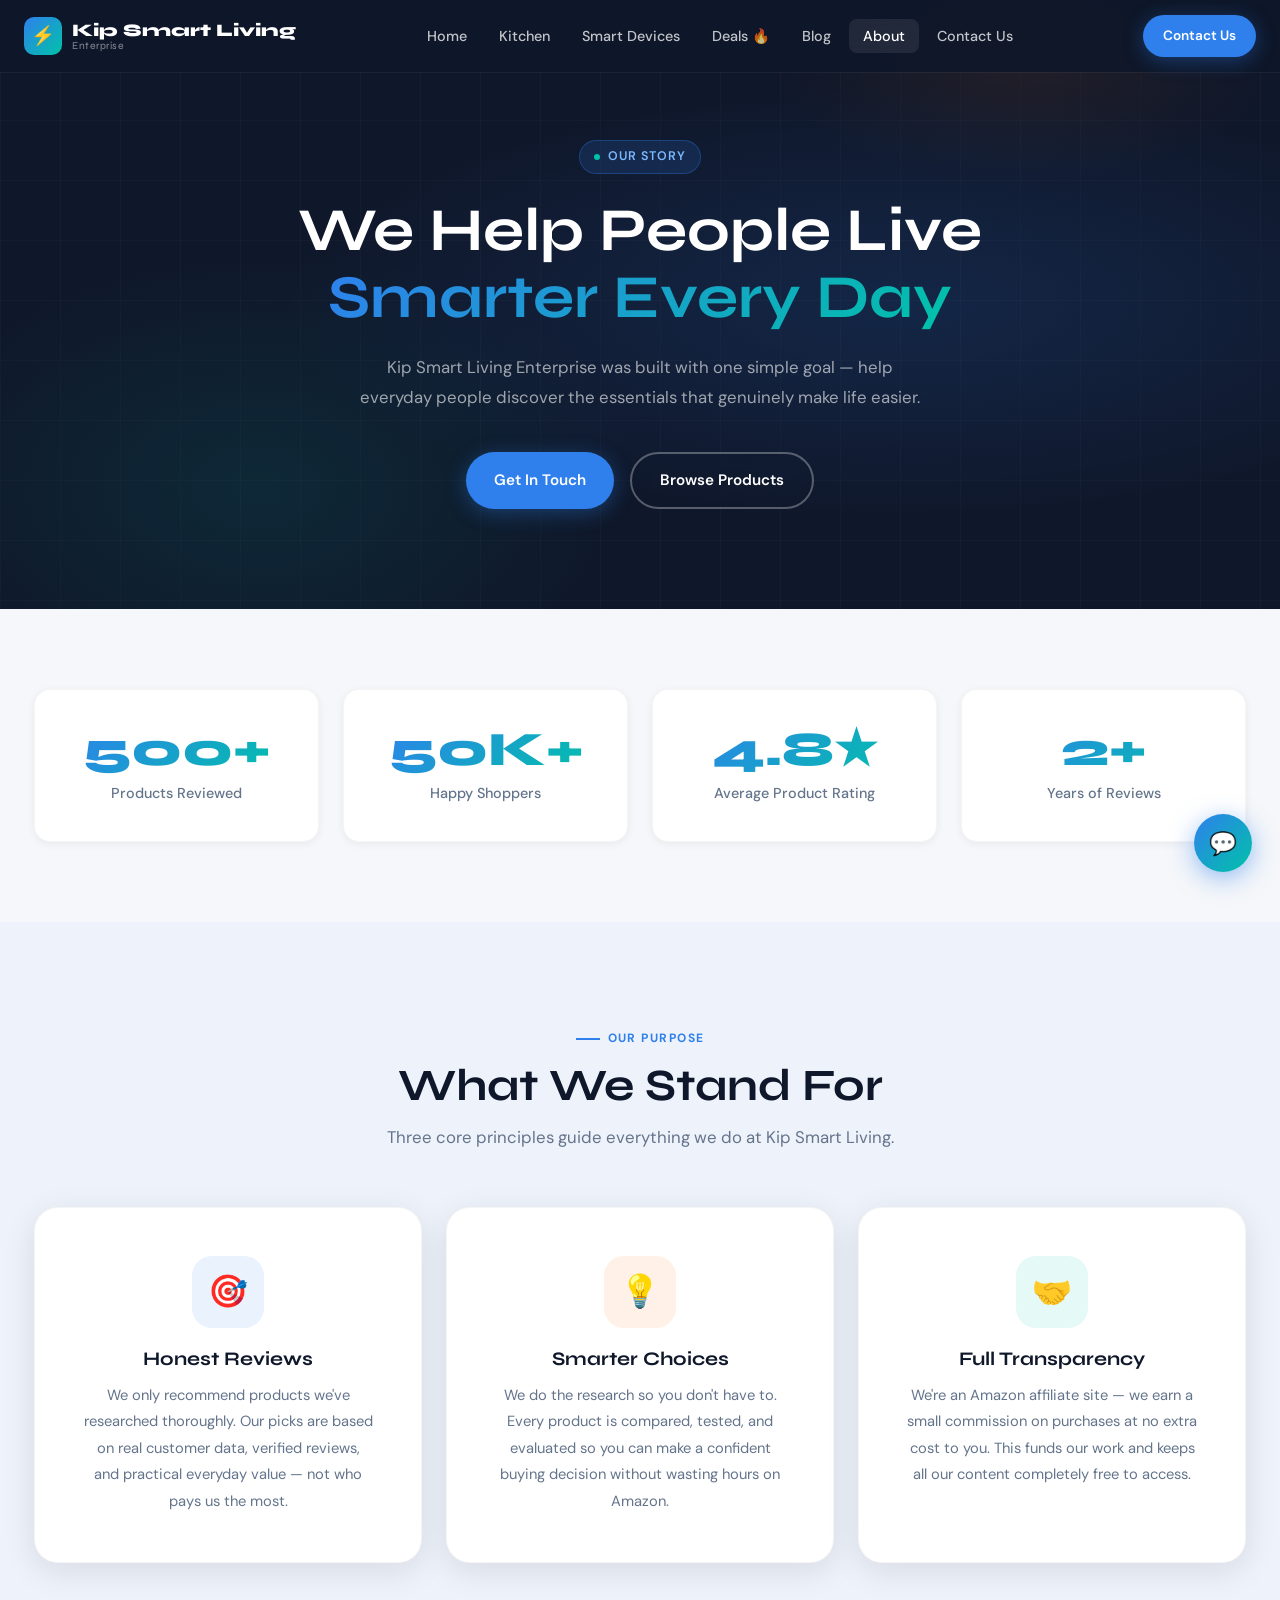
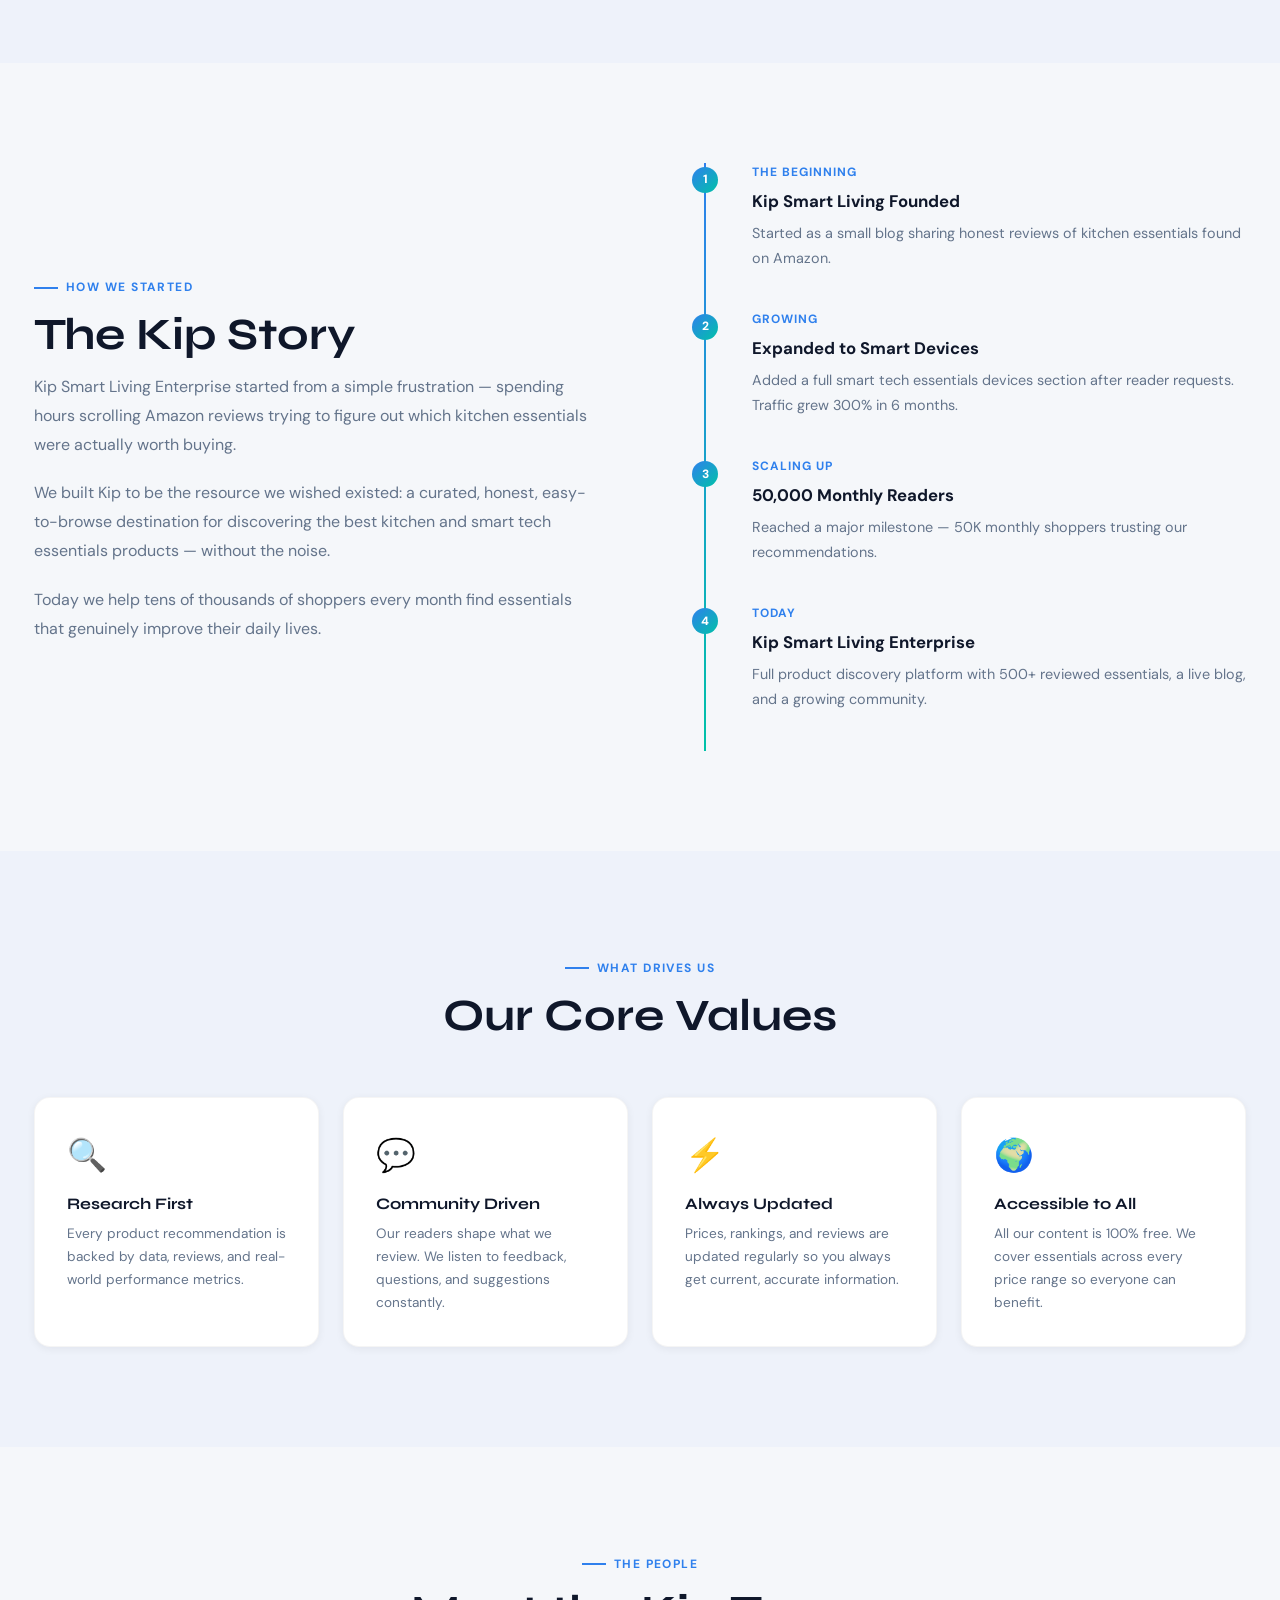
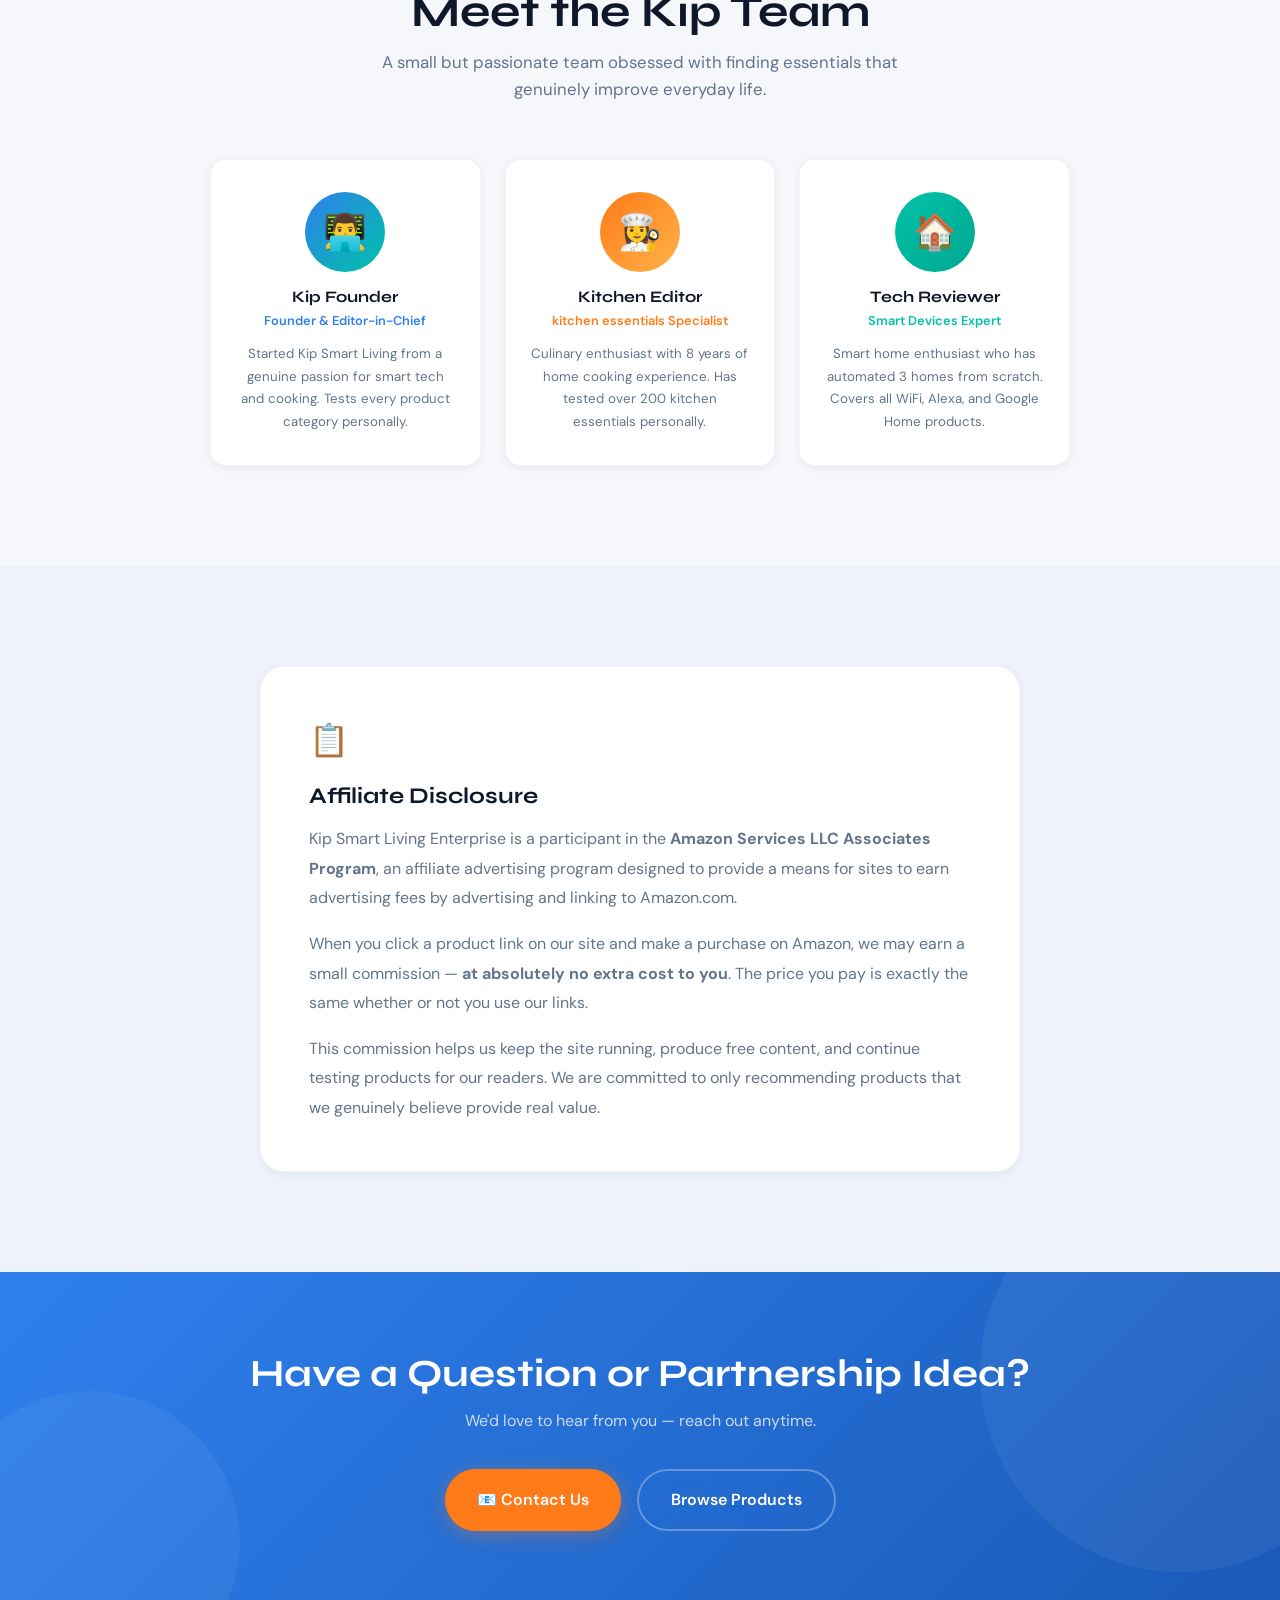
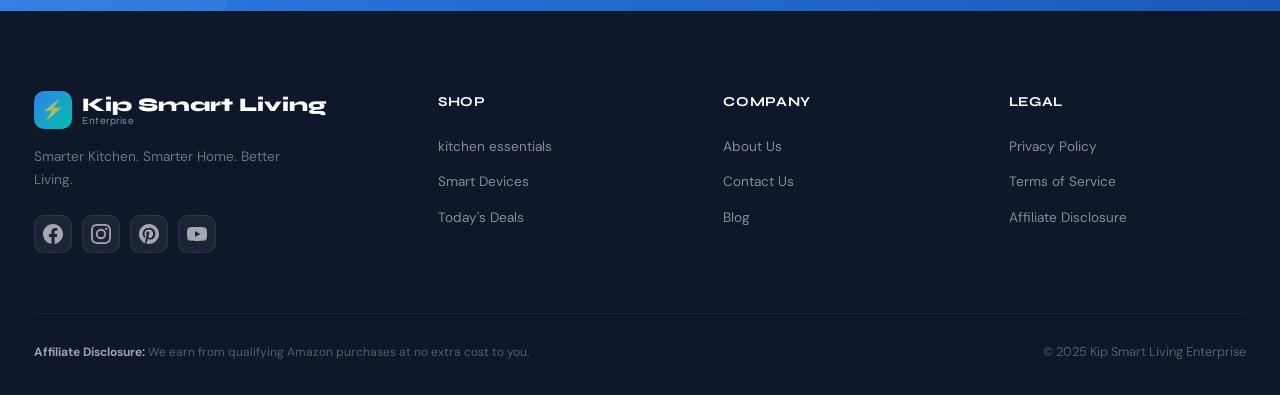
<file: about.html>
<!DOCTYPE html>
<html lang="en">
<head>
  <meta charset="UTF-8">
  <meta name="p:domain_verify" content="888127bbbff7a6530ccad945e9ccf842"/>
  <meta name="viewport" content="width=device-width, initial-scale=1.0">
  <meta name="description" content="About Kip Smart Living Enterprise — our story, mission, and the team behind the best kitchen device and smart tech essentials discovery platform.">
  <meta name="keywords" content="about kip smart living, kitchen product reviews, smart tech essentials affiliate site">
  <title>About Us — Kip Smart Living Enterprise</title>
  <link rel="stylesheet" href="style.css">
  <link rel="icon" href="data:image/svg+xml,<svg xmlns='http://www.w3.org/2000/svg' viewBox='0 0 100 100'><text y='.9em' font-size='90'>⚡</text></svg>">
  <style>
    .about-hero {
      background: var(--dark);
      padding: 140px 0 100px;
      position: relative;
      overflow: hidden;
      text-align: center;
    }
    .mission-card {
      background: white;
      border-radius: var(--radius-lg);
      padding: 48px;
      box-shadow: var(--shadow-md);
      text-align: center;
      border: 1px solid rgba(0,0,0,0.04);
    }
    .mission-icon {
      width: 72px; height: 72px;
      border-radius: 20px;
      display: flex;
      align-items: center;
      justify-content: center;
      font-size: 2rem;
      margin: 0 auto 20px;
    }
    .value-card {
      background: white;
      border-radius: var(--radius);
      padding: 32px;
      box-shadow: var(--shadow-sm);
      border: 1px solid rgba(0,0,0,0.04);
      transition: var(--transition);
    }
    .value-card:hover {
      transform: translateY(-4px);
      box-shadow: var(--shadow-md);
    }
    .team-card {
      background: white;
      border-radius: var(--radius);
      padding: 32px 24px;
      box-shadow: var(--shadow-sm);
      text-align: center;
      border: 1px solid rgba(0,0,0,0.04);
      transition: var(--transition);
    }
    .team-card:hover { transform: translateY(-4px); box-shadow: var(--shadow-md); }
    .team-avatar {
      width: 80px; height: 80px;
      border-radius: 50%;
      margin: 0 auto 16px;
      display: flex;
      align-items: center;
      justify-content: center;
      font-size: 2.2rem;
    }
    .stat-big {
      background: white;
      border-radius: var(--radius);
      padding: 36px 24px;
      text-align: center;
      box-shadow: var(--shadow-sm);
      border: 1px solid rgba(0,0,0,0.04);
    }
    .stat-big-num {
      font-family: var(--font-display);
      font-size: 3rem;
      font-weight: 800;
      background: linear-gradient(135deg, var(--blue), var(--teal));
      -webkit-background-clip: text;
      -webkit-text-fill-color: transparent;
      background-clip: text;
      line-height: 1;
      margin-bottom: 8px;
    }
    .stat-big-label {
      font-size: 0.9rem;
      color: var(--text-muted);
      font-weight: 500;
    }
    .timeline {
      position: relative;
      max-width: 700px;
      margin: 0 auto;
    }
    .timeline::before {
      content: '';
      position: absolute;
      left: 24px;
      top: 0; bottom: 0;
      width: 2px;
      background: linear-gradient(to bottom, var(--blue), var(--teal));
    }
    .timeline-item {
      padding-left: 72px;
      position: relative;
      margin-bottom: 40px;
    }
    .timeline-dot {
      position: absolute;
      left: 12px;
      top: 4px;
      width: 26px; height: 26px;
      border-radius: 50%;
      background: linear-gradient(135deg, var(--blue), var(--teal));
      display: flex;
      align-items: center;
      justify-content: center;
      font-size: 0.75rem;
      color: white;
      font-weight: 800;
    }
    .timeline-year {
      font-size: 0.75rem;
      font-weight: 700;
      letter-spacing: 0.08em;
      text-transform: uppercase;
      color: var(--blue);
      margin-bottom: 6px;
    }
    .timeline-title {
      font-size: 1.05rem;
      font-weight: 700;
      color: var(--dark);
      margin-bottom: 6px;
    }
    .timeline-text {
      font-size: 0.9rem;
      color: var(--text-muted);
      line-height: 1.7;
    }
  </style>

  <!-- Canonical -->
  <link rel="canonical" href="https://mackaysscott.github.io/kip-smart-living/about.html">

  <!-- Open Graph -->
  <meta property="og:type" content="website">
  <meta property="og:url" content="https://mackaysscott.github.io/kip-smart-living/about.html">
  <meta property="og:title" content="About Kip Smart Living Enterprise — Our Story & Mission">
  <meta property="og:description" content="Learn about Kip Smart Living Enterprise — the team, mission, and values behind the best device discovery platform.">
  <meta property="og:image" content="https://images.unsplash.com/photo-1556909114-f6e7ad7d3136?w=1200&q=80">
  <meta property="og:site_name" content="Kip Smart Living Enterprise">

  <!-- Twitter Card -->
  <meta name="twitter:card" content="summary_large_image">
  <meta name="twitter:title" content="About Kip Smart Living Enterprise — Our Story & Mission">
  <meta name="twitter:description" content="Learn about Kip Smart Living Enterprise — the team, mission, and values behind the best device discovery platform.">
  <meta name="twitter:image" content="https://images.unsplash.com/photo-1556909114-f6e7ad7d3136?w=1200&q=80">

  <!-- Schema.org Structured Data -->
  <script type="application/ld+json">
  {
    "@context": "https://schema.org",
    "@type": "AboutPage",
    "name": "About Kip Smart Living Enterprise — Our Story & Mission",
    "description": "Learn about Kip Smart Living Enterprise — the team, mission, and values behind the best device discovery platform.",
    "url": "https://mackaysscott.github.io/kip-smart-living/about.html",
    "publisher": {
      "@type": "Organization",
      "name": "Kip Smart Living Enterprise",
      "url": "https://mackaysscott.github.io/kip-smart-living",
      "email": "kipenterpise@gmail.com",
      "logo": {
        "@type": "ImageObject",
        "url": "https://mackaysscott.github.io/kip-smart-living/images/logo.png"
      }
    }
  }
  </script>
  <!-- Google Analytics -->
  <script async src="https://www.googletagmanager.com/gtag/js?id=G-W1KCGXENR1"></script>
  <script>
    window.dataLayer = window.dataLayer || [];
    function gtag(){dataLayer.push(arguments);}
    gtag('js', new Date());
    gtag('config', 'G-W1KCGXENR1');
  </script>
</head>
<body>

<!-- NAVBAR -->
<nav class="navbar scrolled" id="navbar">
  <div class="nav-inner">
    <a href="index.html" class="nav-logo">
      <div class="logo-icon">⚡</div>
      <div class="logo-text">Kip Smart Living<span>Enterprise</span></div>
    </a>
    <ul class="nav-links">
      <li><a href="index.html">Home</a></li>
      <li><a href="kitchen.html">Kitchen</a></li>
      <li><a href="smart-home.html">Smart Devices</a></li>
      <li><a href="deals.html">Deals 🔥</a></li>
      <li><a href="blog.html">Blog</a></li>
      <li><a href="about.html" class="active">About</a></li>
      <li><a href="contact.html">Contact Us</a></li>
    </ul>
    <div class="nav-actions">
      <a href="contact.html" class="btn btn-primary" style="padding:10px 20px;font-size:0.85rem">Contact Us</a>
    </div>
    <div class="hamburger" id="hamburger"><span></span><span></span><span></span></div>
  </div>
</nav>

<div class="mobile-menu" id="mobileMenu">
  <button class="mobile-close" id="mobileClose">✕</button>
  <a href="index.html">Home</a>
  <a href="kitchen.html">Kitchen</a>
  <a href="smart-home.html">Smart Devices</a>
  <a href="deals.html">Deals 🔥</a>
  <a href="blog.html">Blog</a>
  <a href="about.html">About</a>
  <a href="contact.html">Contact Us</a>
</div>

<!-- ABOUT HERO -->
<div class="about-hero">
  <div class="hero-bg"></div>
  <div class="hero-grid"></div>
  <div class="container" style="position:relative;z-index:2">
    <div class="hero-badge" style="margin:0 auto 24px;display:inline-flex">
      <span class="dot"></span>
      Our Story
    </div>
    <h1 style="font-size:clamp(2.2rem,5vw,3.8rem);color:white;margin-bottom:20px;line-height:1.1">
      We Help People Live <br><span style="background:linear-gradient(135deg,var(--blue),var(--teal));-webkit-background-clip:text;-webkit-text-fill-color:transparent;background-clip:text">Smarter Every Day</span>
    </h1>
    <p style="color:rgba(255,255,255,0.6);font-size:1.05rem;max-width:560px;margin:0 auto 40px;line-height:1.8">
      Kip Smart Living Enterprise was built with one simple goal — help everyday people discover the essentials that genuinely make life easier.
    </p>
    <div style="display:flex;justify-content:center;gap:16px;flex-wrap:wrap">
      <a href="contact.html" class="btn btn-primary">Get In Touch</a>
      <a href="index.html" class="btn btn-outline">Browse Products</a>
    </div>
  </div>
</div>

<!-- STATS -->
<section style="padding:80px 0;background:var(--bg)">
  <div class="container">
    <div class="grid-4">
      <div class="stat-big fade-in">
        <div class="stat-big-num">500+</div>
        <div class="stat-big-label">Products Reviewed</div>
      </div>
      <div class="stat-big fade-in fade-in-delay-1">
        <div class="stat-big-num">50K+</div>
        <div class="stat-big-label">Happy Shoppers</div>
      </div>
      <div class="stat-big fade-in fade-in-delay-2">
        <div class="stat-big-num">4.8★</div>
        <div class="stat-big-label">Average Product Rating</div>
      </div>
      <div class="stat-big fade-in fade-in-delay-3">
        <div class="stat-big-num">2+</div>
        <div class="stat-big-label">Years of Reviews</div>
      </div>
    </div>
  </div>
</section>

<!-- MISSION -->
<section class="section section-alt">
  <div class="container">
    <div class="section-header centered">
      <div class="section-label">Our Purpose</div>
      <h2 class="section-title">What We Stand For</h2>
      <p class="section-subtitle">Three core principles guide everything we do at Kip Smart Living.</p>
    </div>
    <div class="grid-3">
      <div class="mission-card fade-in">
        <div class="mission-icon" style="background:rgba(47,128,237,0.1)">🎯</div>
        <h3 style="font-size:1.2rem;margin-bottom:12px;color:var(--dark)">Honest Reviews</h3>
        <p style="color:var(--text-muted);line-height:1.8;font-size:0.92rem">We only recommend products we've researched thoroughly. Our picks are based on real customer data, verified reviews, and practical everyday value — not who pays us the most.</p>
      </div>
      <div class="mission-card fade-in fade-in-delay-1">
        <div class="mission-icon" style="background:rgba(255,122,24,0.1)">💡</div>
        <h3 style="font-size:1.2rem;margin-bottom:12px;color:var(--dark)">Smarter Choices</h3>
        <p style="color:var(--text-muted);line-height:1.8;font-size:0.92rem">We do the research so you don't have to. Every product is compared, tested, and evaluated so you can make a confident buying decision without wasting hours on Amazon.</p>
      </div>
      <div class="mission-card fade-in fade-in-delay-2">
        <div class="mission-icon" style="background:rgba(0,194,168,0.1)">🤝</div>
        <h3 style="font-size:1.2rem;margin-bottom:12px;color:var(--dark)">Full Transparency</h3>
        <p style="color:var(--text-muted);line-height:1.8;font-size:0.92rem">We're an Amazon affiliate site — we earn a small commission on purchases at no extra cost to you. This funds our work and keeps all our content completely free to access.</p>
      </div>
    </div>
  </div>
</section>

<!-- OUR STORY / TIMELINE -->
<section class="section">
  <div class="container">
    <div style="display:grid;grid-template-columns:1fr 1fr;gap:80px;align-items:center">
      <div class="fade-in">
        <div class="section-label">How We Started</div>
        <h2 class="section-title">The Kip Story</h2>
        <p style="color:var(--text-muted);line-height:1.8;margin-bottom:20px">
          Kip Smart Living Enterprise started from a simple frustration — spending hours scrolling Amazon reviews trying to figure out which kitchen essentials were actually worth buying.
        </p>
        <p style="color:var(--text-muted);line-height:1.8;margin-bottom:20px">
          We built Kip to be the resource we wished existed: a curated, honest, easy-to-browse destination for discovering the best kitchen and smart tech essentials products — without the noise.
        </p>
        <p style="color:var(--text-muted);line-height:1.8">
          Today we help tens of thousands of shoppers every month find essentials that genuinely improve their daily lives.
        </p>
      </div>
      <div class="timeline fade-in fade-in-delay-1">
        <div class="timeline-item">
          <div class="timeline-dot">1</div>
          <div class="timeline-year">The Beginning</div>
          <div class="timeline-title">Kip Smart Living Founded</div>
          <div class="timeline-text">Started as a small blog sharing honest reviews of kitchen essentials found on Amazon.</div>
        </div>
        <div class="timeline-item">
          <div class="timeline-dot">2</div>
          <div class="timeline-year">Growing</div>
          <div class="timeline-title">Expanded to Smart Devices</div>
          <div class="timeline-text">Added a full smart tech essentials devices section after reader requests. Traffic grew 300% in 6 months.</div>
        </div>
        <div class="timeline-item">
          <div class="timeline-dot">3</div>
          <div class="timeline-year">Scaling Up</div>
          <div class="timeline-title">50,000 Monthly Readers</div>
          <div class="timeline-text">Reached a major milestone — 50K monthly shoppers trusting our recommendations.</div>
        </div>
        <div class="timeline-item">
          <div class="timeline-dot">4</div>
          <div class="timeline-year">Today</div>
          <div class="timeline-title">Kip Smart Living Enterprise</div>
          <div class="timeline-text">Full product discovery platform with 500+ reviewed essentials, a live blog, and a growing community.</div>
        </div>
      </div>
    </div>
  </div>
</section>

<!-- VALUES -->
<section class="section section-alt">
  <div class="container">
    <div class="section-header centered">
      <div class="section-label">What Drives Us</div>
      <h2 class="section-title">Our Core Values</h2>
    </div>
    <div class="grid-4">
      <div class="value-card fade-in">
        <div style="font-size:2rem;margin-bottom:14px">🔍</div>
        <h3 style="font-size:1rem;font-weight:700;margin-bottom:8px;color:var(--dark)">Research First</h3>
        <p style="font-size:0.85rem;color:var(--text-muted);line-height:1.7">Every product recommendation is backed by data, reviews, and real-world performance metrics.</p>
      </div>
      <div class="value-card fade-in fade-in-delay-1">
        <div style="font-size:2rem;margin-bottom:14px">💬</div>
        <h3 style="font-size:1rem;font-weight:700;margin-bottom:8px;color:var(--dark)">Community Driven</h3>
        <p style="font-size:0.85rem;color:var(--text-muted);line-height:1.7">Our readers shape what we review. We listen to feedback, questions, and suggestions constantly.</p>
      </div>
      <div class="value-card fade-in fade-in-delay-2">
        <div style="font-size:2rem;margin-bottom:14px">⚡</div>
        <h3 style="font-size:1rem;font-weight:700;margin-bottom:8px;color:var(--dark)">Always Updated</h3>
        <p style="font-size:0.85rem;color:var(--text-muted);line-height:1.7">Prices, rankings, and reviews are updated regularly so you always get current, accurate information.</p>
      </div>
      <div class="value-card fade-in fade-in-delay-3">
        <div style="font-size:2rem;margin-bottom:14px">🌍</div>
        <h3 style="font-size:1rem;font-weight:700;margin-bottom:8px;color:var(--dark)">Accessible to All</h3>
        <p style="font-size:0.85rem;color:var(--text-muted);line-height:1.7">All our content is 100% free. We cover essentials across every price range so everyone can benefit.</p>
      </div>
    </div>
  </div>
</section>

<!-- TEAM -->
<section class="section">
  <div class="container">
    <div class="section-header centered">
      <div class="section-label">The People</div>
      <h2 class="section-title">Meet the Kip Team</h2>
      <p class="section-subtitle">A small but passionate team obsessed with finding essentials that genuinely improve everyday life.</p>
    </div>
    <div class="grid-3" style="max-width:860px;margin:0 auto">
      <div class="team-card fade-in">
        <div class="team-avatar" style="background:linear-gradient(135deg,var(--blue),var(--teal))">👨‍💻</div>
        <h3 style="font-size:1rem;font-weight:700;color:var(--dark);margin-bottom:4px">Kip Founder</h3>
        <p style="font-size:0.8rem;color:var(--blue);font-weight:600;margin-bottom:12px">Founder & Editor-in-Chief</p>
        <p style="font-size:0.83rem;color:var(--text-muted);line-height:1.7">Started Kip Smart Living from a genuine passion for smart tech and cooking. Tests every product category personally.</p>
      </div>
      <div class="team-card fade-in fade-in-delay-1">
        <div class="team-avatar" style="background:linear-gradient(135deg,var(--orange),#FFB347)">👩‍🍳</div>
        <h3 style="font-size:1rem;font-weight:700;color:var(--dark);margin-bottom:4px">Kitchen Editor</h3>
        <p style="font-size:0.8rem;color:var(--orange);font-weight:600;margin-bottom:12px">kitchen essentials Specialist</p>
        <p style="font-size:0.83rem;color:var(--text-muted);line-height:1.7">Culinary enthusiast with 8 years of home cooking experience. Has tested over 200 kitchen essentials personally.</p>
      </div>
      <div class="team-card fade-in fade-in-delay-2">
        <div class="team-avatar" style="background:linear-gradient(135deg,var(--teal),#00A891)">🏠</div>
        <h3 style="font-size:1rem;font-weight:700;color:var(--dark);margin-bottom:4px">Tech Reviewer</h3>
        <p style="font-size:0.8rem;color:var(--teal);font-weight:600;margin-bottom:12px">Smart Devices Expert</p>
        <p style="font-size:0.83rem;color:var(--text-muted);line-height:1.7">Smart home enthusiast who has automated 3 homes from scratch. Covers all WiFi, Alexa, and Google Home products.</p>
      </div>
    </div>
  </div>
</section>

<!-- AFFILIATE DISCLOSURE -->
<section class="section section-alt">
  <div class="container">
    <div style="max-width:760px;margin:0 auto;background:white;border-radius:var(--radius-lg);padding:48px;box-shadow:var(--shadow-sm);border:1px solid rgba(0,0,0,0.04)">
      <div style="font-size:2rem;margin-bottom:16px">📋</div>
      <h2 style="font-size:1.4rem;margin-bottom:16px;color:var(--dark)">Affiliate Disclosure</h2>
      <p style="color:var(--text-muted);line-height:1.85;margin-bottom:16px">
        Kip Smart Living Enterprise is a participant in the <strong>Amazon Services LLC Associates Program</strong>, an affiliate advertising program designed to provide a means for sites to earn advertising fees by advertising and linking to Amazon.com.
      </p>
      <p style="color:var(--text-muted);line-height:1.85;margin-bottom:16px">
        When you click a product link on our site and make a purchase on Amazon, we may earn a small commission — <strong>at absolutely no extra cost to you</strong>. The price you pay is exactly the same whether or not you use our links.
      </p>
      <p style="color:var(--text-muted);line-height:1.85">
        This commission helps us keep the site running, produce free content, and continue testing products for our readers. We are committed to only recommending products that we genuinely believe provide real value.
      </p>
    </div>
  </div>
</section>

<!-- CTA -->
<section class="newsletter-section">
  <div class="container">
    <div class="newsletter-inner">
      <h2 class="newsletter-title">Have a Question or Partnership Idea?</h2>
      <p class="newsletter-sub">We'd love to hear from you — reach out anytime.</p>
      <div style="display:flex;gap:16px;justify-content:center;flex-wrap:wrap">
        <a href="contact.html" class="btn btn-secondary" style="font-size:1rem;padding:16px 32px">📧 Contact Us</a>
        <a href="index.html" class="btn btn-outline" style="font-size:1rem;padding:16px 32px">Browse Products</a>
      </div>
    </div>
  </div>
</section>

<!-- FOOTER -->
<footer class="footer">
  <div class="container">
    <div class="footer-grid">
      <div class="footer-brand">
        <a href="index.html" class="nav-logo">
          <div class="logo-icon">⚡</div>
          <div class="logo-text">Kip Smart Living<span>Enterprise</span></div>
        </a>
        <p class="footer-tagline">Smarter Kitchen. Smarter Home. Better Living.</p>
        <div class="footer-socials">
          <a href="#" class="social-btn facebook" title="Facebook" aria-label="Facebook">
            <svg xmlns="http://www.w3.org/2000/svg" viewBox="0 0 24 24" width="20" height="20" fill="currentColor"><path d="M24 12.073C24 5.405 18.627 0 12 0S0 5.405 0 12.073C0 18.1 4.388 23.094 10.125 24v-8.437H7.078v-3.49h3.047V9.41c0-3.025 1.792-4.697 4.533-4.697 1.312 0 2.686.236 2.686.236v2.97h-1.514c-1.491 0-1.956.93-1.956 1.886v2.267h3.328l-.532 3.49h-2.796V24C19.612 23.094 24 18.1 24 12.073z"/></svg>
          </a>
          <a href="#" class="social-btn instagram" title="Instagram" aria-label="Instagram">
            <svg xmlns="http://www.w3.org/2000/svg" viewBox="0 0 24 24" width="20" height="20" fill="currentColor"><path d="M12 2.163c3.204 0 3.584.012 4.85.07 3.252.148 4.771 1.691 4.919 4.919.058 1.265.069 1.645.069 4.849 0 3.205-.012 3.584-.069 4.849-.149 3.225-1.664 4.771-4.919 4.919-1.266.058-1.644.07-4.85.07-3.204 0-3.584-.012-4.849-.07-3.26-.149-4.771-1.699-4.919-4.92-.058-1.265-.07-1.644-.07-4.849 0-3.204.013-3.583.07-4.849.149-3.227 1.664-4.771 4.919-4.919 1.266-.057 1.645-.069 4.849-.069zM12 0C8.741 0 8.333.014 7.053.072 2.695.272.273 2.69.073 7.052.014 8.333 0 8.741 0 12c0 3.259.014 3.668.072 4.948.2 4.358 2.618 6.78 6.98 6.98C8.333 23.986 8.741 24 12 24c3.259 0 3.668-.014 4.948-.072 4.354-.2 6.782-2.618 6.979-6.98.059-1.28.073-1.689.073-4.948 0-3.259-.014-3.667-.072-4.947-.196-4.354-2.617-6.78-6.979-6.98C15.668.014 15.259 0 12 0zm0 5.838a6.162 6.162 0 1 0 0 12.324 6.162 6.162 0 0 0 0-12.324zM12 16a4 4 0 1 1 0-8 4 4 0 0 1 0 8zm6.406-11.845a1.44 1.44 0 1 0 0 2.881 1.44 1.44 0 0 0 0-2.881z"/></svg>
          </a>
          <a href="https://www.pinterest.com/" class="social-btn pinterest" title="Pinterest" aria-label="Pinterest">
            <svg xmlns="http://www.w3.org/2000/svg" viewBox="0 0 24 24" width="20" height="20" fill="currentColor"><path d="M12 0C5.373 0 0 5.373 0 12c0 5.084 3.163 9.426 7.627 11.174-.105-.949-.2-2.405.042-3.441.218-.937 1.407-5.965 1.407-5.965s-.359-.719-.359-1.782c0-1.668.967-2.914 2.171-2.914 1.023 0 1.518.769 1.518 1.69 0 1.029-.655 2.568-.994 3.995-.283 1.194.599 2.169 1.777 2.169 2.133 0 3.772-2.249 3.772-5.495 0-2.873-2.064-4.882-5.012-4.882-3.414 0-5.418 2.561-5.418 5.207 0 1.031.397 2.138.893 2.738a.36.36 0 0 1 .083.345l-.333 1.36c-.053.22-.174.267-.402.161-1.499-.698-2.436-2.889-2.436-4.649 0-3.785 2.75-7.262 7.929-7.262 4.163 0 7.398 2.967 7.398 6.931 0 4.136-2.607 7.464-6.227 7.464-1.216 0-2.359-.632-2.75-1.378l-.748 2.853c-.271 1.043-1.002 2.35-1.492 3.146C9.57 23.812 10.763 24 12 24c6.627 0 12-5.373 12-12S18.627 0 12 0z"/></svg>
          </a>
          <a href="#" class="social-btn youtube" title="YouTube" aria-label="YouTube">
            <svg xmlns="http://www.w3.org/2000/svg" viewBox="0 0 24 24" width="20" height="20" fill="currentColor"><path d="M23.495 6.205a3.007 3.007 0 0 0-2.088-2.088c-1.87-.501-9.396-.501-9.396-.501s-7.507-.01-9.396.501A3.007 3.007 0 0 0 .527 6.205a31.247 31.247 0 0 0-.522 5.805 31.247 31.247 0 0 0 .522 5.783 3.007 3.007 0 0 0 2.088 2.088c1.868.502 9.396.502 9.396.502s7.506 0 9.396-.502a3.007 3.007 0 0 0 2.088-2.088 31.247 31.247 0 0 0 .5-5.783 31.247 31.247 0 0 0-.5-5.805zM9.609 15.601V8.408l6.264 3.602z"/></svg>
          </a>
        </div>
      </div>
      <div class="footer-col">
        <div class="footer-col-title">Shop</div>
        <ul class="footer-links">
          <li><a href="kitchen.html">kitchen essentials</a></li>
          <li><a href="smart-home.html">Smart Devices</a></li>
          <li><a href="deals.html">Today's Deals</a></li>
        </ul>
      </div>
      <div class="footer-col">
        <div class="footer-col-title">Company</div>
        <ul class="footer-links">
          <li><a href="about.html">About Us</a></li>
          <li><a href="contact.html">Contact Us</a></li>
          <li><a href="blog.html">Blog</a></li>
        </ul>
      </div>
      <div class="footer-col">
        <div class="footer-col-title">Legal</div>
        <ul class="footer-links">
          <li><a href="privacy.html">Privacy Policy</a></li>
          <li><a href="terms.html">Terms of Service</a></li>
          <li><a href="privacy.html#affiliate">Affiliate Disclosure</a></li>
        </ul>
      </div>
    </div>
    <div class="footer-bottom">
      <p class="footer-affiliate-notice"><strong style="color:rgba(255,255,255,0.6)">Affiliate Disclosure:</strong> We earn from qualifying Amazon purchases at no extra cost to you.</p>
      <p style="color:rgba(255,255,255,0.3)">© 2025 Kip Smart Living Enterprise</p>
    </div>
  </div>
</footer>

<button class="scroll-top" id="scrollTop">↑</button>
<script src="products.js"></script>
<script src="chat.js"></script>
<script>
document.addEventListener('DOMContentLoaded', () => {
  window.addEventListener('scroll', () => document.getElementById('scrollTop').classList.toggle('visible', window.scrollY > 400));
  document.getElementById('scrollTop').addEventListener('click', () => window.scrollTo({ top: 0, behavior: 'smooth' }));
  document.getElementById('hamburger').addEventListener('click', () => document.getElementById('mobileMenu').classList.add('open'));
  document.getElementById('mobileClose').addEventListener('click', () => document.getElementById('mobileMenu').classList.remove('open'));
  KipProducts.observeFadeIn();
});
</script>
</body>
</html>
</file>
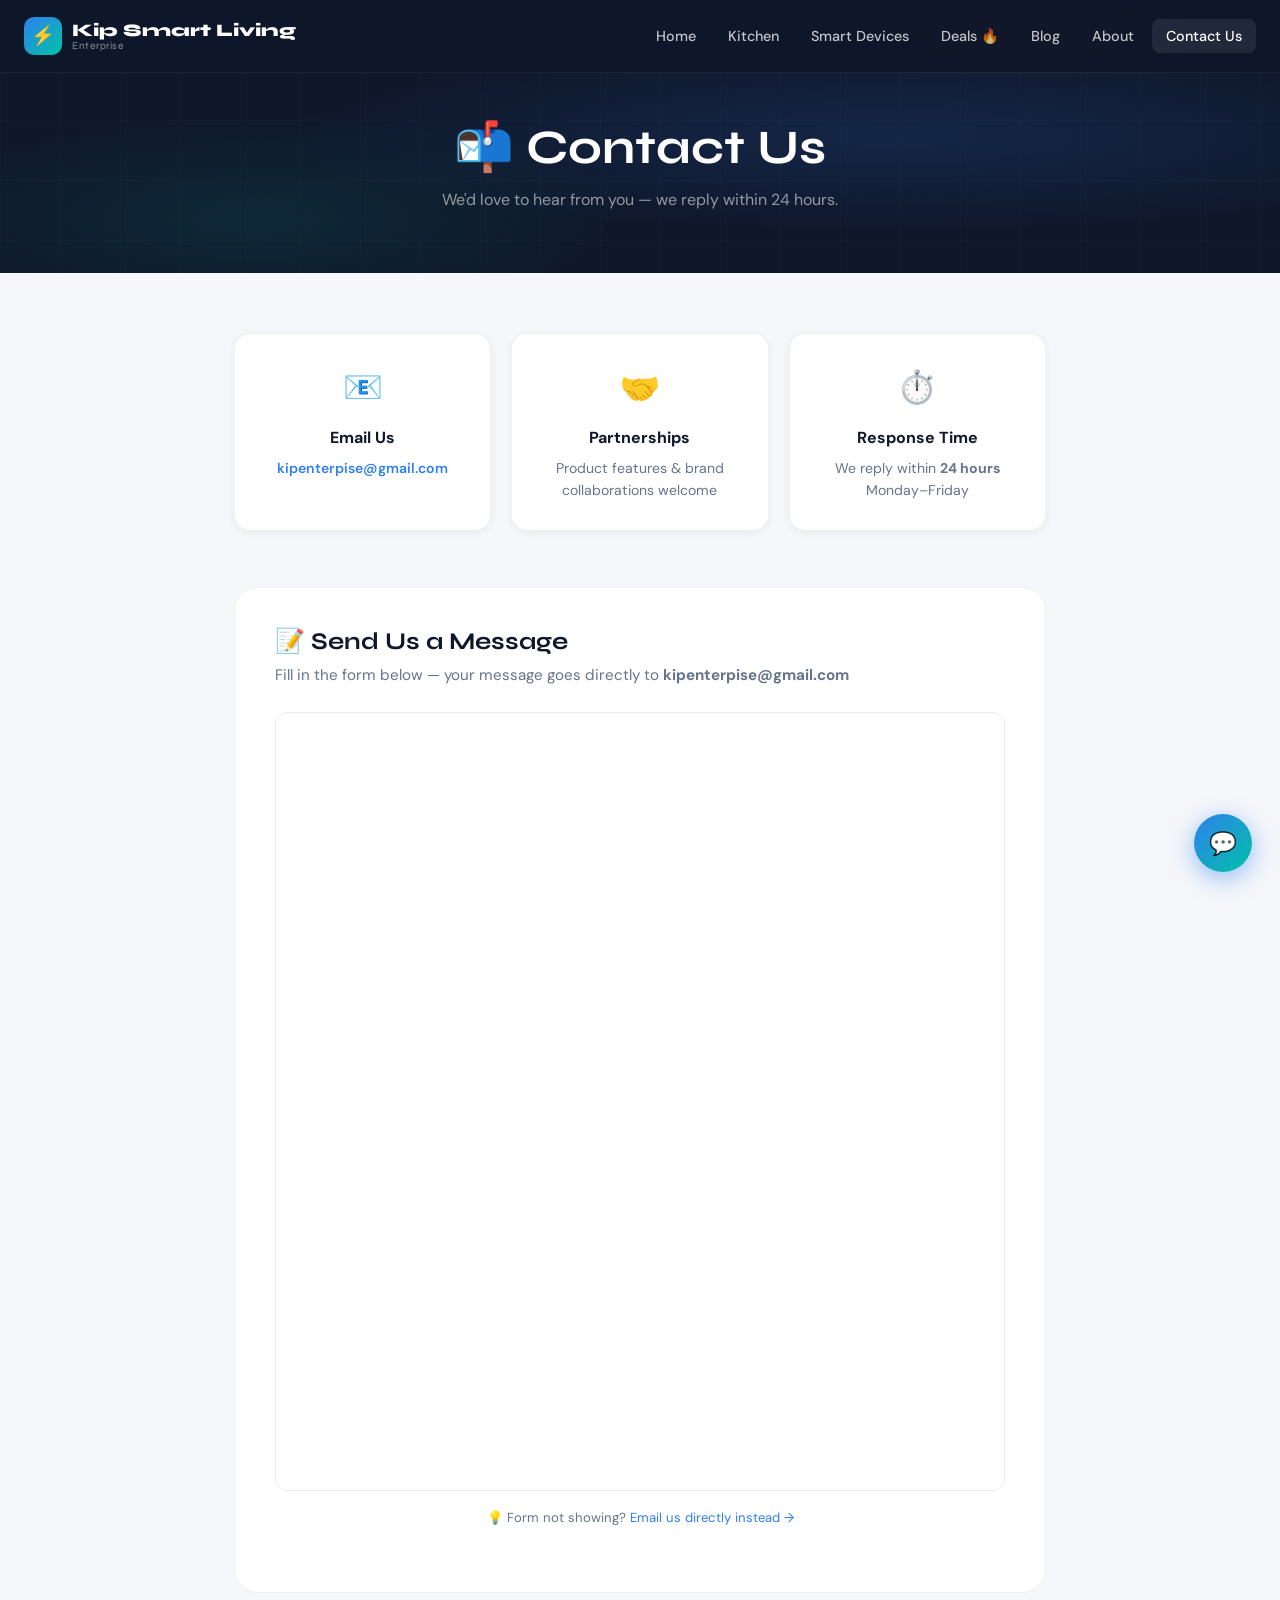
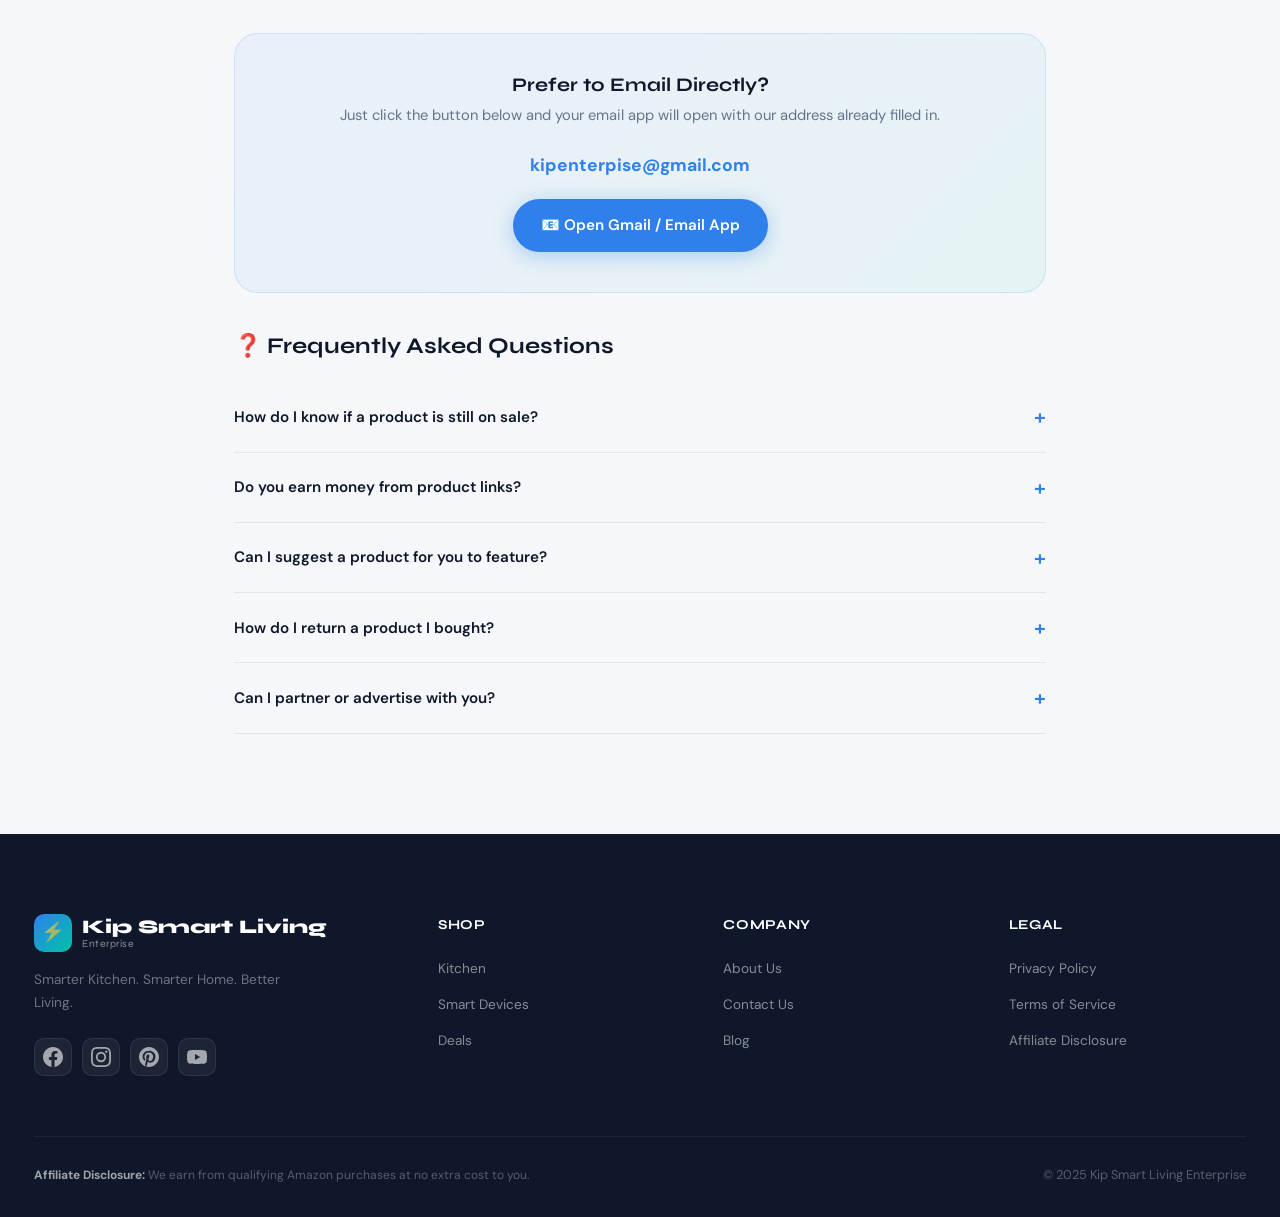
<file: contact.html>
<!DOCTYPE html>
<html lang="en">
<head>
  <meta charset="UTF-8">
  <meta name="p:domain_verify" content="888127bbbff7a6530ccad945e9ccf842"/>
  <meta name="viewport" content="width=device-width, initial-scale=1.0">
  <meta name="description" content="Contact Kip Smart Living Enterprise — get in touch for product recommendations, partnerships, or general enquiries.">
  <title>Contact Us — Kip Smart Living Enterprise</title>
  <link rel="stylesheet" href="style.css">
  <link rel="icon" href="data:image/svg+xml,<svg xmlns='http://www.w3.org/2000/svg' viewBox='0 0 100 100'><text y='.9em' font-size='90'>⚡</text></svg>">

  <!-- Google Analytics -->
  <script async src="https://www.googletagmanager.com/gtag/js?id=G-W1KCGXENR1"></script>
  <script>
    window.dataLayer = window.dataLayer || [];
    function gtag(){dataLayer.push(arguments);}
    gtag('js', new Date());
    gtag('config', 'G-W1KCGXENR1');
  </script>

  <link rel="canonical" href="https://mackaysscott.github.io/kip-smart-living/contact.html">
  <meta property="og:type" content="website">
  <meta property="og:url" content="https://mackaysscott.github.io/kip-smart-living/contact.html">
  <meta property="og:title" content="Contact Us — Kip Smart Living Enterprise">
  <meta property="og:description" content="Get in touch with the Kip Smart Living team.">
  <meta property="og:image" content="https://images.unsplash.com/photo-1556909114-f6e7ad7d3136?w=1200&q=80">
  <meta property="og:site_name" content="Kip Smart Living Enterprise">

  <style>
    .contact-hero { background: var(--dark); padding: 120px 0 60px; position: relative; text-align: center; }
    .contact-wrap { max-width: 860px; margin: 0 auto; padding: 60px 24px 100px; }

    /* Info cards */
    .contact-cards { display: grid; grid-template-columns: repeat(auto-fit, minmax(220px, 1fr)); gap: 20px; margin-bottom: 56px; }
    .contact-card { background: white; border-radius: var(--radius); padding: 28px 24px; box-shadow: var(--shadow-sm); text-align: center; border: 1.5px solid rgba(0,0,0,0.06); }
    .contact-card-icon { font-size: 2rem; margin-bottom: 12px; }
    .contact-card-title { font-weight: 700; font-size: 1rem; color: var(--dark); margin-bottom: 6px; }
    .contact-card-value { font-size: 0.88rem; color: var(--text-muted); line-height: 1.6; }
    .contact-card-value a { color: var(--blue); font-weight: 600; }

    /* Google Form */
    .form-section { background: white; border-radius: var(--radius-lg); padding: 40px; box-shadow: var(--shadow); border: 1.5px solid rgba(0,0,0,0.06); margin-bottom: 40px; }
    .form-section h2 { font-size: 1.5rem; color: var(--dark); margin-bottom: 8px; }
    .form-section p { color: var(--text-muted); margin-bottom: 24px; font-size: 0.95rem; }
    .google-form-wrap { border-radius: 12px; overflow: hidden; border: 1.5px solid rgba(0,0,0,0.08); }
    .google-form-wrap iframe { display: block; width: 100%; border: none; }

    /* Direct email button */
    .email-section { text-align: center; padding: 40px; background: linear-gradient(135deg, rgba(47,128,237,0.06), rgba(0,194,168,0.06)); border-radius: var(--radius-lg); border: 1.5px solid rgba(47,128,237,0.15); margin-bottom: 40px; }
    .email-section h3 { font-size: 1.2rem; color: var(--dark); margin-bottom: 8px; }
    .email-section p { color: var(--text-muted); margin-bottom: 24px; font-size: 0.92rem; }
    .email-address { font-size: 1.1rem; font-weight: 700; color: var(--blue); margin-bottom: 20px; display: block; }

    /* FAQ */
    .faq-section { margin-top: 40px; }
    .faq-section h2 { font-size: 1.4rem; color: var(--dark); margin-bottom: 24px; }
    .faq-item { border-bottom: 1px solid rgba(0,0,0,0.07); }
    .faq-q { padding: 18px 0; font-weight: 600; font-size: 0.95rem; color: var(--dark); cursor: pointer; display: flex; justify-content: space-between; align-items: center; }
    .faq-q::after { content: '+'; font-size: 1.3rem; color: var(--blue); transition: transform 0.25s; }
    .faq-item.open .faq-q::after { transform: rotate(45deg); }
    .faq-a { max-height: 0; overflow: hidden; transition: max-height 0.3s ease; font-size: 0.9rem; color: var(--text-muted); line-height: 1.75; }
    .faq-item.open .faq-a { max-height: 200px; padding-bottom: 16px; }
  </style>
</head>
<body>

<nav class="navbar scrolled" id="navbar">
  <div class="nav-inner">
    <a href="index.html" class="nav-logo">
      <div class="logo-icon">⚡</div>
      <div class="logo-text">Kip Smart Living<span>Enterprise</span></div>
    </a>
    <ul class="nav-links">
      <li><a href="index.html">Home</a></li>
      <li><a href="kitchen.html">Kitchen</a></li>
      <li><a href="smart-home.html">Smart Devices</a></li>
      <li><a href="deals.html">Deals 🔥</a></li>
      <li><a href="blog.html">Blog</a></li>
      <li><a href="about.html">About</a></li>
      <li><a href="contact.html" class="active">Contact Us</a></li>
    </ul>
    <div class="hamburger" id="hamburger"><span></span><span></span><span></span></div>
  </div>
</nav>

<div class="mobile-menu" id="mobileMenu">
  <button class="mobile-close" id="mobileClose">✕</button>
  <a href="index.html">Home</a>
  <a href="kitchen.html">Kitchen</a>
  <a href="smart-home.html">Smart Devices</a>
  <a href="deals.html">Deals 🔥</a>
  <a href="blog.html">Blog</a>
  <a href="about.html">About</a>
  <a href="contact.html">Contact Us</a>
</div>

<!-- HERO -->
<div class="contact-hero">
  <div class="hero-bg"></div>
  <div class="hero-grid"></div>
  <div class="container" style="position:relative;z-index:2">
    <h1 style="color:white;font-size:clamp(2rem,4vw,3rem);margin-bottom:12px">📬 Contact Us</h1>
    <p style="color:rgba(255,255,255,0.55);font-size:1rem">We'd love to hear from you — we reply within 24 hours.</p>
  </div>
</div>

<div class="container">
  <div class="contact-wrap">

    <!-- INFO CARDS -->
    <div class="contact-cards">
      <div class="contact-card">
        <div class="contact-card-icon">📧</div>
        <div class="contact-card-title">Email Us</div>
        <div class="contact-card-value"><a href="mailto:kipenterpise@gmail.com">kipenterpise@gmail.com</a></div>
      </div>
      <div class="contact-card">
        <div class="contact-card-icon">🤝</div>
        <div class="contact-card-title">Partnerships</div>
        <div class="contact-card-value">Product features & brand collaborations welcome</div>
      </div>
      <div class="contact-card">
        <div class="contact-card-icon">⏱️</div>
        <div class="contact-card-title">Response Time</div>
        <div class="contact-card-value">We reply within <strong>24 hours</strong> Monday–Friday</div>
      </div>
    </div>

    <!-- GOOGLE FORM -->
    <div class="form-section">
      <h2>📝 Send Us a Message</h2>
      <p>Fill in the form below — your message goes directly to <strong>kipenterpise@gmail.com</strong></p>
      <div class="google-form-wrap">
        <iframe
          src="https://docs.google.com/forms/d/e/1FAIpQLSewSSGBCKfu0BnMOP8eb2P6PZ0EobBH9x2_RMmN8-H4Qm7geg/viewform?embedded=true"
          width="100%"
          height="777"
          frameborder="0"
          marginheight="0"
          marginwidth="0"
          title="Contact Form">
          Loading form...
        </iframe>
      </div>
      <p style="margin-top:16px;font-size:0.82rem;color:var(--text-muted);text-align:center">
        💡 Form not showing? <a href="mailto:kipenterpise@gmail.com" style="color:var(--blue)">Email us directly instead →</a>
      </p>
    </div>

    <!-- DIRECT EMAIL -->
    <div class="email-section">
      <h3>Prefer to Email Directly?</h3>
      <p>Just click the button below and your email app will open with our address already filled in.</p>
      <span class="email-address">kipenterpise@gmail.com</span>
      <a href="mailto:kipenterpise@gmail.com?subject=Enquiry from Kip Smart Living Website" class="btn btn-primary" style="margin:0 auto;display:inline-flex">
        📧 Open Gmail / Email App
      </a>
    </div>

    <!-- FAQ -->
    <div class="faq-section">
      <h2>❓ Frequently Asked Questions</h2>

      <div class="faq-item">
        <div class="faq-q">How do I know if a product is still on sale?</div>
        <div class="faq-a">Prices on Amazon change frequently. Always click the product link to check the live price on Amazon — we update our listings regularly but Amazon's price is always the final one.</div>
      </div>
      <div class="faq-item">
        <div class="faq-q">Do you earn money from product links?</div>
        <div class="faq-a">Yes — we are an Amazon affiliate. When you buy through our links we earn a small commission at absolutely no extra cost to you. This is how we keep the site free and updated.</div>
      </div>
      <div class="faq-item">
        <div class="faq-q">Can I suggest a product for you to feature?</div>
        <div class="faq-a">Absolutely! Email us at kipenterpise@gmail.com with the subject "Product Suggestion" and we'll take a look.</div>
      </div>
      <div class="faq-item">
        <div class="faq-q">How do I return a product I bought?</div>
        <div class="faq-a">All purchases are made directly on Amazon — please use Amazon's return process. Most items have a 30-day hassle-free return policy.</div>
      </div>
      <div class="faq-item">
        <div class="faq-q">Can I partner or advertise with you?</div>
        <div class="faq-a">Yes! We're open to brand partnerships and collaborations. Email us at kipenterpise@gmail.com with the subject "Partnership Inquiry" and we'll get back to you within 24 hours.</div>
      </div>
    </div>

  </div>
</div>

<footer class="footer">
  <div class="container">
    <div class="footer-grid">
      <div class="footer-brand">
        <a href="index.html" class="nav-logo">
          <div class="logo-icon">⚡</div>
          <div class="logo-text">Kip Smart Living<span>Enterprise</span></div>
        </a>
        <p class="footer-tagline">Smarter Kitchen. Smarter Home. Better Living.</p>
        <div class="footer-socials">
          <a href="#" class="social-btn facebook" title="Facebook" aria-label="Facebook">
            <svg xmlns="http://www.w3.org/2000/svg" viewBox="0 0 24 24" width="20" height="20" fill="currentColor"><path d="M24 12.073C24 5.405 18.627 0 12 0S0 5.405 0 12.073C0 18.1 4.388 23.094 10.125 24v-8.437H7.078v-3.49h3.047V9.41c0-3.025 1.792-4.697 4.533-4.697 1.312 0 2.686.236 2.686.236v2.97h-1.514c-1.491 0-1.956.93-1.956 1.886v2.267h3.328l-.532 3.49h-2.796V24C19.612 23.094 24 18.1 24 12.073z"/></svg>
          </a>
          <a href="#" class="social-btn instagram" title="Instagram" aria-label="Instagram">
            <svg xmlns="http://www.w3.org/2000/svg" viewBox="0 0 24 24" width="20" height="20" fill="currentColor"><path d="M12 2.163c3.204 0 3.584.012 4.85.07 3.252.148 4.771 1.691 4.919 4.919.058 1.265.069 1.645.069 4.849 0 3.205-.012 3.584-.069 4.849-.149 3.225-1.664 4.771-4.919 4.919-1.266.058-1.644.07-4.85.07-3.204 0-3.584-.012-4.849-.07-3.26-.149-4.771-1.699-4.919-4.92-.058-1.265-.07-1.644-.07-4.849 0-3.204.013-3.583.07-4.849.149-3.227 1.664-4.771 4.919-4.919 1.266-.057 1.645-.069 4.849-.069zM12 0C8.741 0 8.333.014 7.053.072 2.695.272.273 2.69.073 7.052.014 8.333 0 8.741 0 12c0 3.259.014 3.668.072 4.948.2 4.358 2.618 6.78 6.98 6.98C8.333 23.986 8.741 24 12 24c3.259 0 3.668-.014 4.948-.072 4.354-.2 6.782-2.618 6.979-6.98.059-1.28.073-1.689.073-4.948 0-3.259-.014-3.667-.072-4.947-.196-4.354-2.617-6.78-6.979-6.98C15.668.014 15.259 0 12 0zm0 5.838a6.162 6.162 0 1 0 0 12.324 6.162 6.162 0 0 0 0-12.324zM12 16a4 4 0 1 1 0-8 4 4 0 0 1 0 8zm6.406-11.845a1.44 1.44 0 1 0 0 2.881 1.44 1.44 0 0 0 0-2.881z"/></svg>
          </a>
          <a href="https://www.pinterest.com/" class="social-btn pinterest" title="Pinterest" aria-label="Pinterest">
            <svg xmlns="http://www.w3.org/2000/svg" viewBox="0 0 24 24" width="20" height="20" fill="currentColor"><path d="M12 0C5.373 0 0 5.373 0 12c0 5.084 3.163 9.426 7.627 11.174-.105-.949-.2-2.405.042-3.441.218-.937 1.407-5.965 1.407-5.965s-.359-.719-.359-1.782c0-1.668.967-2.914 2.171-2.914 1.023 0 1.518.769 1.518 1.69 0 1.029-.655 2.568-.994 3.995-.283 1.194.599 2.169 1.777 2.169 2.133 0 3.772-2.249 3.772-5.495 0-2.873-2.064-4.882-5.012-4.882-3.414 0-5.418 2.561-5.418 5.207 0 1.031.397 2.138.893 2.738a.36.36 0 0 1 .083.345l-.333 1.36c-.053.22-.174.267-.402.161-1.499-.698-2.436-2.889-2.436-4.649 0-3.785 2.75-7.262 7.929-7.262 4.163 0 7.398 2.967 7.398 6.931 0 4.136-2.607 7.464-6.227 7.464-1.216 0-2.359-.632-2.75-1.378l-.748 2.853c-.271 1.043-1.002 2.35-1.492 3.146C9.57 23.812 10.763 24 12 24c6.627 0 12-5.373 12-12S18.627 0 12 0z"/></svg>
          </a>
          <a href="#" class="social-btn youtube" title="YouTube" aria-label="YouTube">
            <svg xmlns="http://www.w3.org/2000/svg" viewBox="0 0 24 24" width="20" height="20" fill="currentColor"><path d="M23.495 6.205a3.007 3.007 0 0 0-2.088-2.088c-1.87-.501-9.396-.501-9.396-.501s-7.507-.01-9.396.501A3.007 3.007 0 0 0 .527 6.205a31.247 31.247 0 0 0-.522 5.805 31.247 31.247 0 0 0 .522 5.783 3.007 3.007 0 0 0 2.088 2.088c1.868.502 9.396.502 9.396.502s7.506 0 9.396-.502a3.007 3.007 0 0 0 2.088-2.088 31.247 31.247 0 0 0 .5-5.783 31.247 31.247 0 0 0-.5-5.805zM9.609 15.601V8.408l6.264 3.602z"/></svg>
          </a>
        </div>
      </div>
      <div class="footer-col"><div class="footer-col-title">Shop</div>
        <ul class="footer-links">
          <li><a href="kitchen.html">Kitchen</a></li>
          <li><a href="smart-home.html">Smart Devices</a></li>
          <li><a href="deals.html">Deals</a></li>
        </ul>
      </div>
      <div class="footer-col"><div class="footer-col-title">Company</div>
        <ul class="footer-links">
          <li><a href="about.html">About Us</a></li>
          <li><a href="contact.html">Contact Us</a></li>
          <li><a href="blog.html">Blog</a></li>
        </ul>
      </div>
      <div class="footer-col"><div class="footer-col-title">Legal</div>
        <ul class="footer-links">
          <li><a href="privacy.html">Privacy Policy</a></li>
          <li><a href="terms.html">Terms of Service</a></li>
          <li><a href="privacy.html#affiliate">Affiliate Disclosure</a></li>
        </ul>
      </div>
    </div>
    <div class="footer-bottom">
      <p class="footer-affiliate-notice"><strong style="color:rgba(255,255,255,0.6)">Affiliate Disclosure:</strong> We earn from qualifying Amazon purchases at no extra cost to you.</p>
      <p style="color:rgba(255,255,255,0.3)">© 2025 Kip Smart Living Enterprise</p>
    </div>
  </div>
</footer>

<button class="scroll-top" id="scrollTop">↑</button>
<script src="products.js"></script>
<script src="chat.js"></script>
<script>
document.addEventListener('DOMContentLoaded', () => {
  window.addEventListener('scroll', () => document.getElementById('scrollTop').classList.toggle('visible', window.scrollY > 400));
  document.getElementById('scrollTop').addEventListener('click', () => window.scrollTo({ top: 0, behavior: 'smooth' }));
  document.getElementById('hamburger').addEventListener('click', () => document.getElementById('mobileMenu').classList.add('open'));
  document.getElementById('mobileClose').addEventListener('click', () => document.getElementById('mobileMenu').classList.remove('open'));

  // FAQ toggle
  document.querySelectorAll('.faq-q').forEach(q => {
    q.addEventListener('click', () => {
      const item = q.parentElement;
      const wasOpen = item.classList.contains('open');
      document.querySelectorAll('.faq-item').forEach(i => i.classList.remove('open'));
      if (!wasOpen) item.classList.add('open');
    });
  });
});
</script>
</body>
</html>
</file>
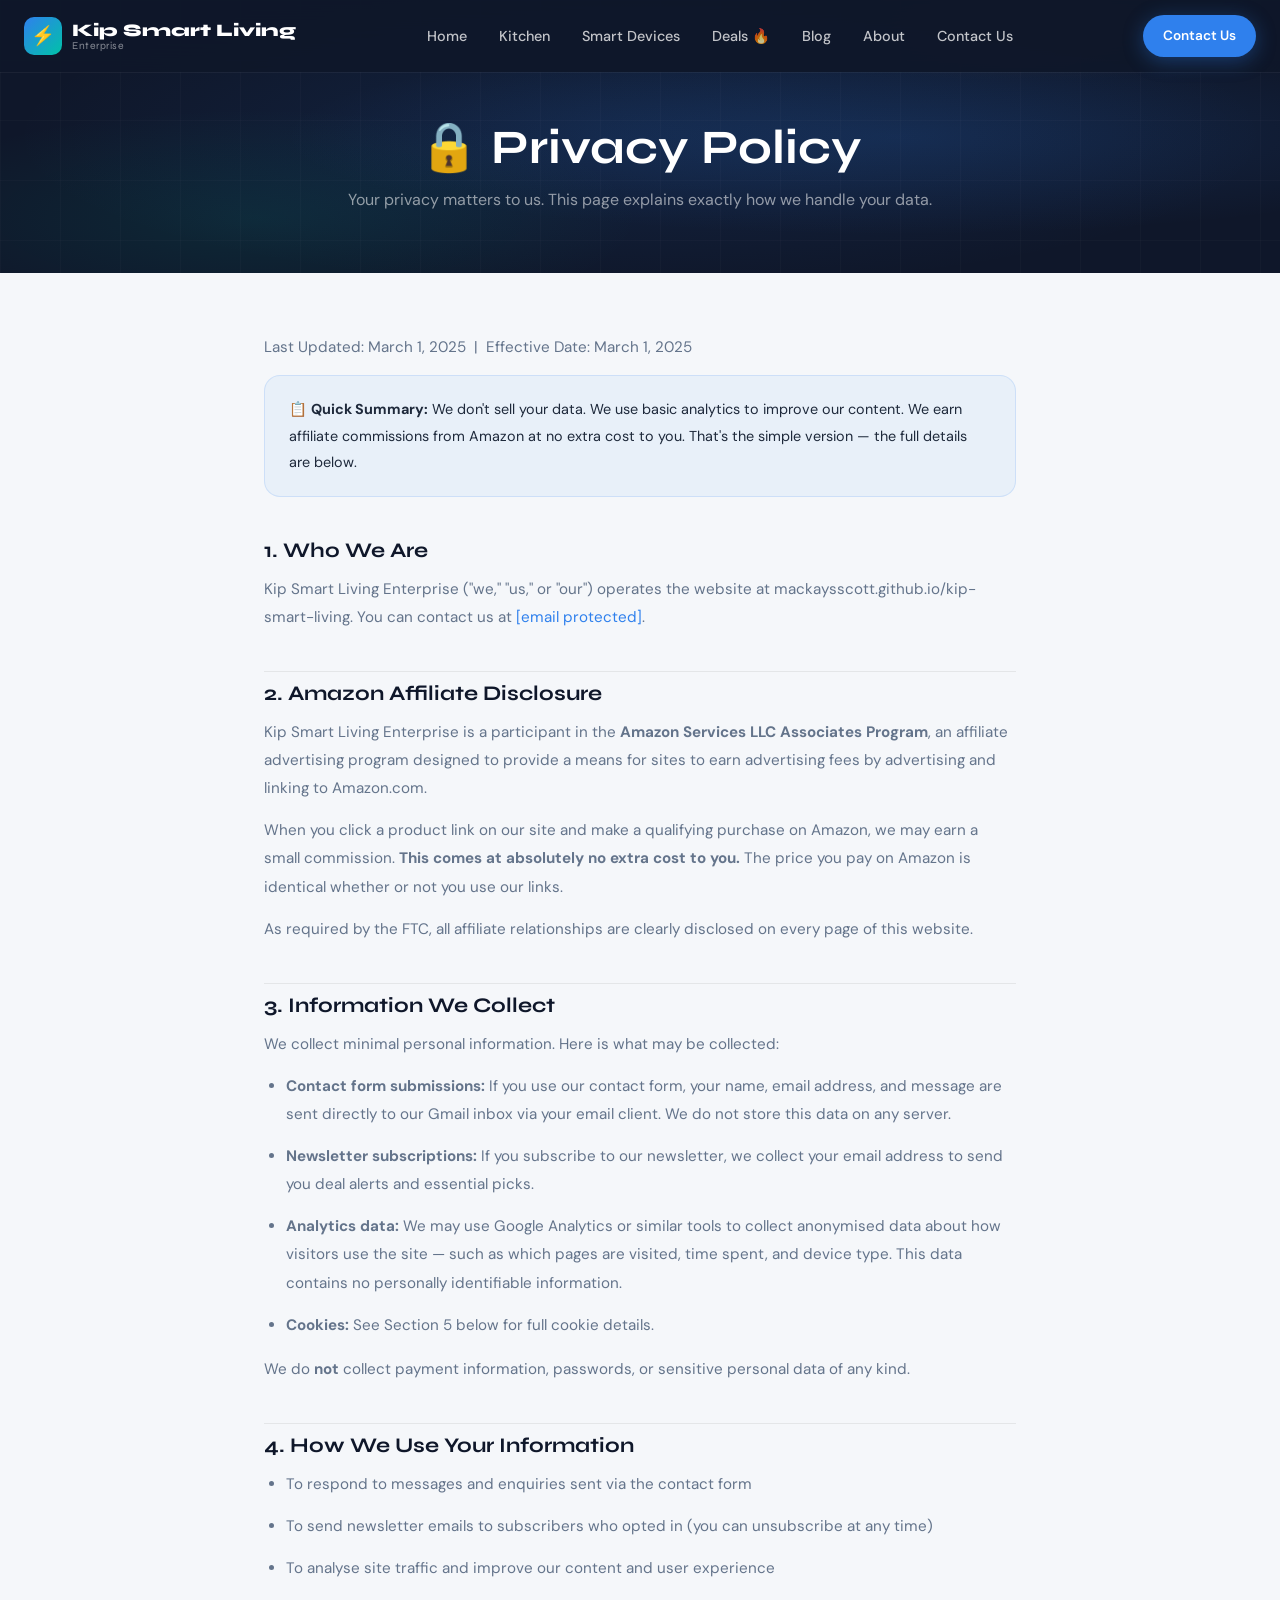
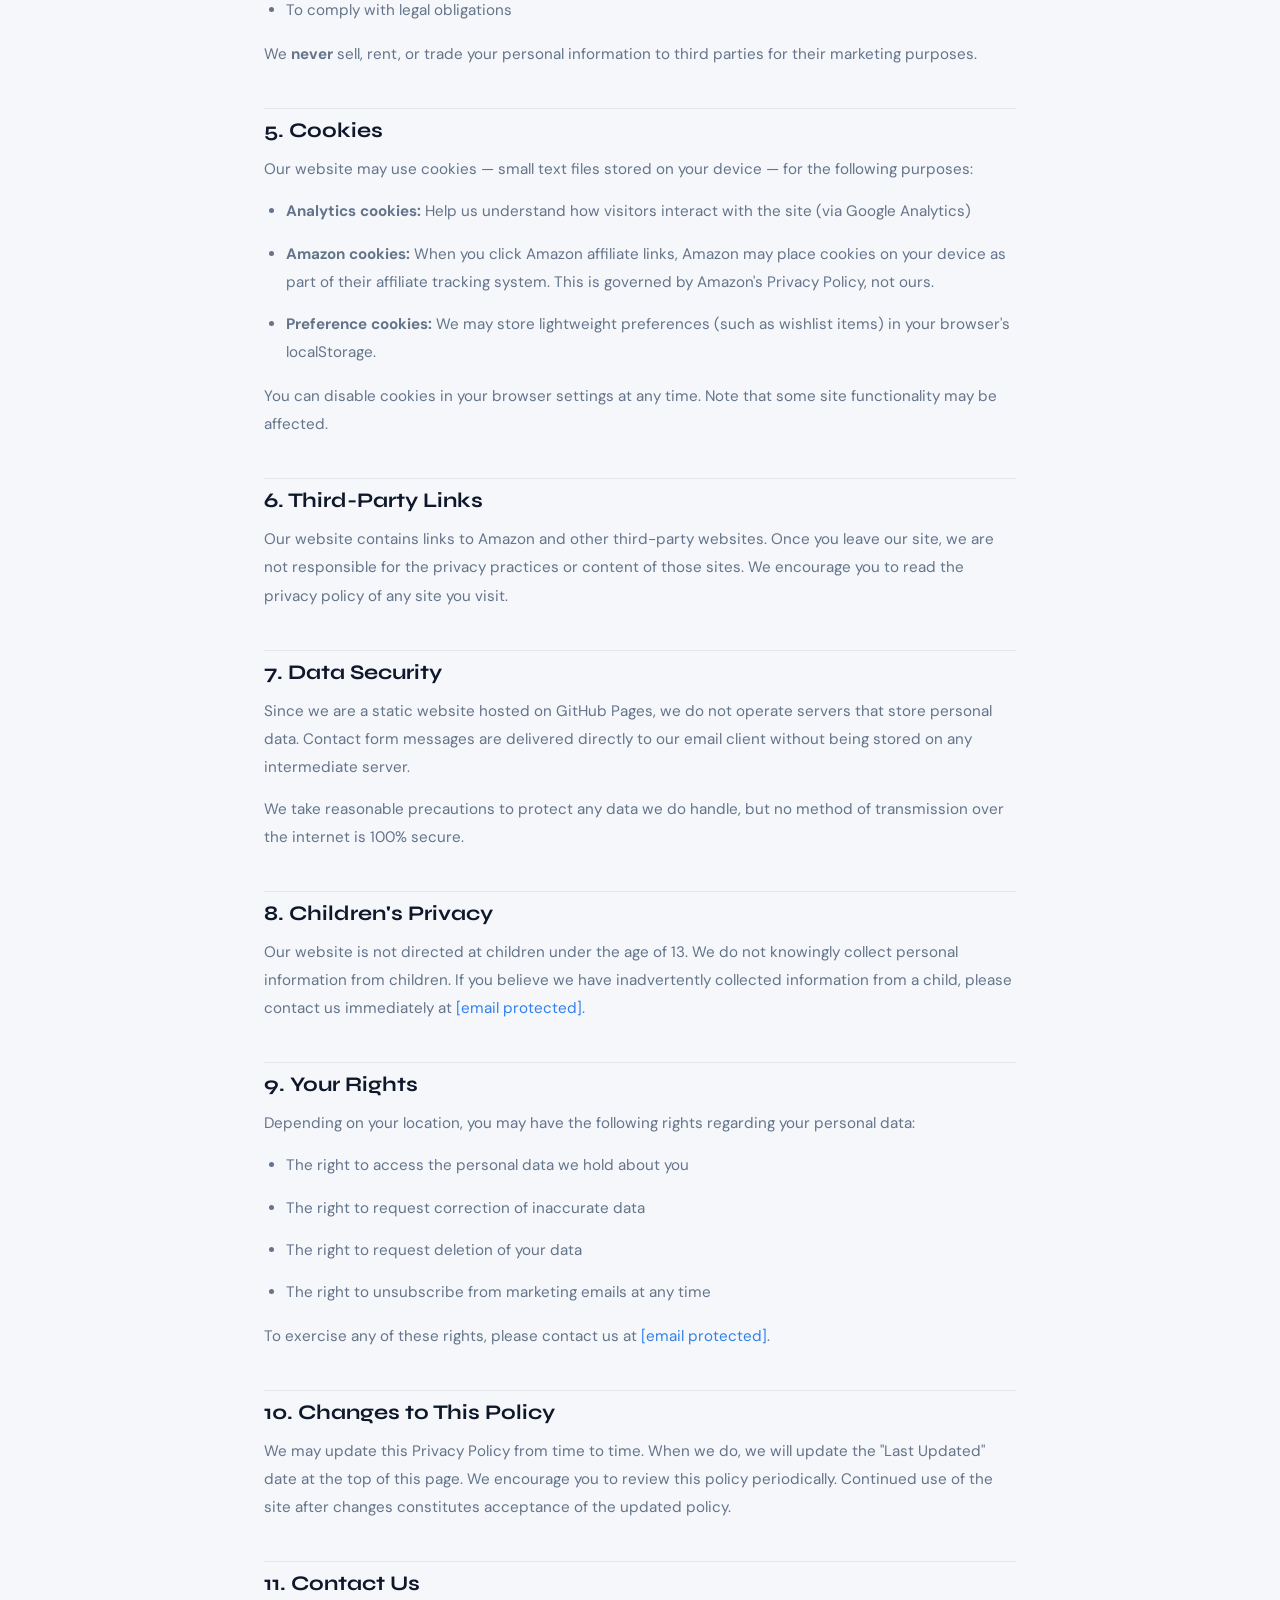
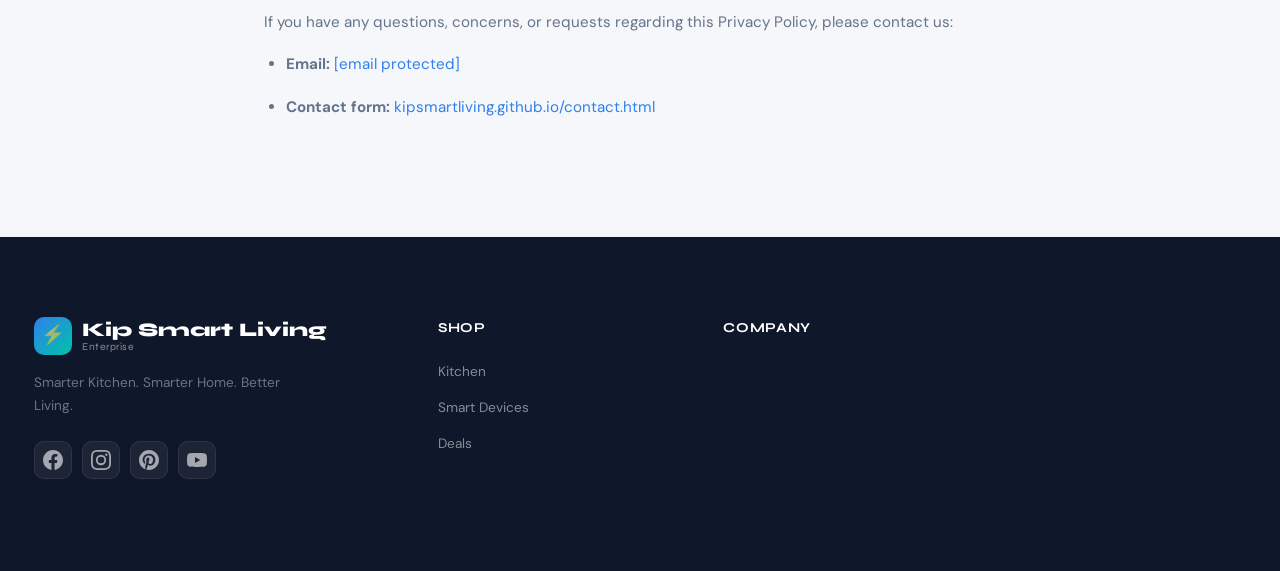
<file: privacy.html>
<!DOCTYPE html>
<html lang="en">
<head>
  <meta charset="UTF-8">
  <meta name="p:domain_verify" content="888127bbbff7a6530ccad945e9ccf842"/>
  <meta name="viewport" content="width=device-width, initial-scale=1.0">
  <meta name="description" content="Privacy Policy for Kip Smart Living Enterprise — how we collect, use, and protect your personal information.">
  <title>Privacy Policy — Kip Smart Living Enterprise</title>
  <link rel="stylesheet" href="style.css">
  <link rel="icon" href="data:image/svg+xml,<svg xmlns='http://www.w3.org/2000/svg' viewBox='0 0 100 100'><text y='.9em' font-size='90'>⚡</text></svg>">
  <style>
    .legal-body { max-width: 800px; margin: 0 auto; padding: 60px 24px 100px; }
    .legal-body h2 { font-size: 1.3rem; color: var(--dark); margin: 40px 0 12px; padding-top: 10px; border-top: 1px solid rgba(0,0,0,0.07); }
    .legal-body h2:first-of-type { border-top: none; margin-top: 0; }
    .legal-body p, .legal-body li { color: var(--text-muted); line-height: 1.85; font-size: 0.95rem; margin-bottom: 14px; }
    .legal-body ul { padding-left: 22px; list-style: disc; margin-bottom: 16px; }
    .legal-body a { color: var(--blue); }
    .legal-date { font-size: 0.82rem; color: var(--text-muted); margin-bottom: 40px; }
    .highlight-box {
      background: rgba(47,128,237,0.06);
      border: 1.5px solid rgba(47,128,237,0.15);
      border-radius: var(--radius);
      padding: 20px 24px;
      margin-bottom: 32px;
    }
    .highlight-box p { margin: 0; color: var(--dark2); font-size: 0.9rem; }
  </style>

  <!-- Canonical -->
  <link rel="canonical" href="https://mackaysscott.github.io/kip-smart-living/privacy.html">

  <!-- Open Graph -->
  <meta property="og:type" content="website">
  <meta property="og:url" content="https://mackaysscott.github.io/kip-smart-living/privacy.html">
  <meta property="og:title" content="Privacy Policy — Kip Smart Living Enterprise">
  <meta property="og:description" content="Privacy Policy for Kip Smart Living Enterprise. How we collect and use your data.">
  <meta property="og:image" content="https://images.unsplash.com/photo-1556909114-f6e7ad7d3136?w=1200&q=80">
  <meta property="og:site_name" content="Kip Smart Living Enterprise">

  <!-- Twitter Card -->
  <meta name="twitter:card" content="summary_large_image">
  <meta name="twitter:title" content="Privacy Policy — Kip Smart Living Enterprise">
  <meta name="twitter:description" content="Privacy Policy for Kip Smart Living Enterprise. How we collect and use your data.">
  <meta name="twitter:image" content="https://images.unsplash.com/photo-1556909114-f6e7ad7d3136?w=1200&q=80">

  <!-- Schema.org Structured Data -->
  <script type="application/ld+json">
  {
    "@context": "https://schema.org",
    "@type": "WebPage",
    "name": "Privacy Policy — Kip Smart Living Enterprise",
    "description": "Privacy Policy for Kip Smart Living Enterprise. How we collect and use your data.",
    "url": "https://mackaysscott.github.io/kip-smart-living/privacy.html",
    "publisher": {
      "@type": "Organization",
      "name": "Kip Smart Living Enterprise",
      "url": "https://mackaysscott.github.io/kip-smart-living",
      "email": "kipenterpise@gmail.com",
      "logo": {
        "@type": "ImageObject",
        "url": "https://mackaysscott.github.io/kip-smart-living/images/logo.png"
      }
    }
  }
  </script>
  <!-- Google Analytics -->
  <script async src="https://www.googletagmanager.com/gtag/js?id=G-W1KCGXENR1"></script>
  <script>
    window.dataLayer = window.dataLayer || [];
    function gtag(){dataLayer.push(arguments);}
    gtag('js', new Date());
    gtag('config', 'G-W1KCGXENR1');
  </script>
</head>
<body>

<nav class="navbar scrolled">
  <div class="nav-inner">
    <a href="index.html" class="nav-logo">
      <div class="logo-icon">⚡</div>
      <div class="logo-text">Kip Smart Living<span>Enterprise</span></div>
    </a>
    <ul class="nav-links">
      <li><a href="index.html">Home</a></li>
      <li><a href="kitchen.html">Kitchen</a></li>
      <li><a href="smart-home.html">Smart Devices</a></li>
      <li><a href="deals.html">Deals 🔥</a></li>
      <li><a href="blog.html">Blog</a></li>
      <li><a href="about.html">About</a></li>
      <li><a href="contact.html">Contact Us</a></li>
    </ul>
    <div class="nav-actions">
      <a href="contact.html" class="btn btn-primary" style="padding:10px 20px;font-size:0.85rem">Contact Us</a>
    </div>
    <div class="hamburger" id="hamburger"><span></span><span></span><span></span></div>
  </div>
</nav>

<div class="mobile-menu" id="mobileMenu">
  <button class="mobile-close" id="mobileClose">✕</button>
  <a href="index.html">Home</a><a href="kitchen.html">Kitchen</a>
  <a href="smart-home.html">Smart Devices</a><a href="deals.html">Deals</a>
  <a href="blog.html">Blog</a><a href="about.html">About</a><a href="contact.html">Contact</a>
</div>

<div class="page-hero" style="padding:120px 0 60px">
  <div class="hero-bg"></div>
  <div class="hero-grid"></div>
  <div class="container" style="position:relative;z-index:2;text-align:center">
    <h1 style="color:white;font-size:clamp(2rem,4vw,3rem)">🔒 Privacy Policy</h1>
    <p style="color:rgba(255,255,255,0.55);margin-top:12px">Your privacy matters to us. This page explains exactly how we handle your data.</p>
  </div>
</div>

<div class="container">
  <div class="legal-body">

    <p class="legal-date">Last Updated: March 1, 2025 &nbsp;|&nbsp; Effective Date: March 1, 2025</p>

    <div class="highlight-box">
      <p>📋 <strong>Quick Summary:</strong> We don't sell your data. We use basic analytics to improve our content. We earn affiliate commissions from Amazon at no extra cost to you. That's the simple version — the full details are below.</p>
    </div>

    <h2>1. Who We Are</h2>
    <p>Kip Smart Living Enterprise ("we," "us," or "our") operates the website at mackaysscott.github.io/kip-smart-living. You can contact us at <a href="/cdn-cgi/l/email-protection#e18a8891848f95849391889284a1868c80888dcf828e8c"><span class="__cf_email__" data-cfemail="f89391889d968c9d8a88918b9db89f95999194d69b9795">[email&#160;protected]</span></a>.</p>

    <h2>2. Amazon Affiliate Disclosure</h2>
    <p>Kip Smart Living Enterprise is a participant in the <strong>Amazon Services LLC Associates Program</strong>, an affiliate advertising program designed to provide a means for sites to earn advertising fees by advertising and linking to Amazon.com.</p>
    <p>When you click a product link on our site and make a qualifying purchase on Amazon, we may earn a small commission. <strong>This comes at absolutely no extra cost to you.</strong> The price you pay on Amazon is identical whether or not you use our links.</p>
    <p>As required by the FTC, all affiliate relationships are clearly disclosed on every page of this website.</p>

    <h2>3. Information We Collect</h2>
    <p>We collect minimal personal information. Here is what may be collected:</p>
    <ul>
      <li><strong>Contact form submissions:</strong> If you use our contact form, your name, email address, and message are sent directly to our Gmail inbox via your email client. We do not store this data on any server.</li>
      <li><strong>Newsletter subscriptions:</strong> If you subscribe to our newsletter, we collect your email address to send you deal alerts and essential picks.</li>
      <li><strong>Analytics data:</strong> We may use Google Analytics or similar tools to collect anonymised data about how visitors use the site — such as which pages are visited, time spent, and device type. This data contains no personally identifiable information.</li>
      <li><strong>Cookies:</strong> See Section 5 below for full cookie details.</li>
    </ul>
    <p>We do <strong>not</strong> collect payment information, passwords, or sensitive personal data of any kind.</p>

    <h2>4. How We Use Your Information</h2>
    <ul>
      <li>To respond to messages and enquiries sent via the contact form</li>
      <li>To send newsletter emails to subscribers who opted in (you can unsubscribe at any time)</li>
      <li>To analyse site traffic and improve our content and user experience</li>
      <li>To comply with legal obligations</li>
    </ul>
    <p>We <strong>never</strong> sell, rent, or trade your personal information to third parties for their marketing purposes.</p>

    <h2>5. Cookies</h2>
    <p>Our website may use cookies — small text files stored on your device — for the following purposes:</p>
    <ul>
      <li><strong>Analytics cookies:</strong> Help us understand how visitors interact with the site (via Google Analytics)</li>
      <li><strong>Amazon cookies:</strong> When you click Amazon affiliate links, Amazon may place cookies on your device as part of their affiliate tracking system. This is governed by Amazon's Privacy Policy, not ours.</li>
      <li><strong>Preference cookies:</strong> We may store lightweight preferences (such as wishlist items) in your browser's localStorage.</li>
    </ul>
    <p>You can disable cookies in your browser settings at any time. Note that some site functionality may be affected.</p>

    <h2>6. Third-Party Links</h2>
    <p>Our website contains links to Amazon and other third-party websites. Once you leave our site, we are not responsible for the privacy practices or content of those sites. We encourage you to read the privacy policy of any site you visit.</p>

    <h2>7. Data Security</h2>
    <p>Since we are a static website hosted on GitHub Pages, we do not operate servers that store personal data. Contact form messages are delivered directly to our email client without being stored on any intermediate server.</p>
    <p>We take reasonable precautions to protect any data we do handle, but no method of transmission over the internet is 100% secure.</p>

    <h2>8. Children's Privacy</h2>
    <p>Our website is not directed at children under the age of 13. We do not knowingly collect personal information from children. If you believe we have inadvertently collected information from a child, please contact us immediately at <a href="/cdn-cgi/l/email-protection#aac1c3dacfc4decfd8dac3d9cfeacdc7cbc3c684c9c5c7"><span class="__cf_email__" data-cfemail="89e2e0f9ece7fdecfbf9e0faecc9eee4e8e0e5a7eae6e4">[email&#160;protected]</span></a>.</p>

    <h2>9. Your Rights</h2>
    <p>Depending on your location, you may have the following rights regarding your personal data:</p>
    <ul>
      <li>The right to access the personal data we hold about you</li>
      <li>The right to request correction of inaccurate data</li>
      <li>The right to request deletion of your data</li>
      <li>The right to unsubscribe from marketing emails at any time</li>
    </ul>
    <p>To exercise any of these rights, please contact us at <a href="/cdn-cgi/l/email-protection#87eceef7e2e9f3e2f5f7eef4e2c7e0eae6eeeba9e4e8ea"><span class="__cf_email__" data-cfemail="1c77756c797268796e6c756f795c7b717d7570327f7371">[email&#160;protected]</span></a>.</p>

    <h2>10. Changes to This Policy</h2>
    <p>We may update this Privacy Policy from time to time. When we do, we will update the "Last Updated" date at the top of this page. We encourage you to review this policy periodically. Continued use of the site after changes constitutes acceptance of the updated policy.</p>

    <h2>11. Contact Us</h2>
    <p>If you have any questions, concerns, or requests regarding this Privacy Policy, please contact us:</p>
    <ul>
      <li><strong>Email:</strong> <a href="/cdn-cgi/l/email-protection#aac1c3dacfc4decfd8dac3d9cfeacdc7cbc3c684c9c5c7" style="color:var(--blue)"><span class="__cf_email__" data-cfemail="412a2831242f3524333128322401262c20282d6f222e2c">[email&#160;protected]</span></a></li>
      <li><strong>Contact form:</strong> <a href="contact.html">kipsmartliving.github.io/contact.html</a></li>
    </ul>

  </div>
</div>

<footer class="footer">
  <div class="container">
    <div class="footer-grid">
      <div class="footer-brand">
        <a href="index.html" class="nav-logo">
          <div class="logo-icon">⚡</div>
          <div class="logo-text">Kip Smart Living<span>Enterprise</span></div>
        </a>
        <p class="footer-tagline">Smarter Kitchen. Smarter Home. Better Living.</p>
        <div class="footer-socials">
          <a href="#" class="social-btn facebook" title="Facebook" aria-label="Facebook">
            <svg xmlns="http://www.w3.org/2000/svg" viewBox="0 0 24 24" width="20" height="20" fill="currentColor"><path d="M24 12.073C24 5.405 18.627 0 12 0S0 5.405 0 12.073C0 18.1 4.388 23.094 10.125 24v-8.437H7.078v-3.49h3.047V9.41c0-3.025 1.792-4.697 4.533-4.697 1.312 0 2.686.236 2.686.236v2.97h-1.514c-1.491 0-1.956.93-1.956 1.886v2.267h3.328l-.532 3.49h-2.796V24C19.612 23.094 24 18.1 24 12.073z"/></svg>
          </a>
          <a href="#" class="social-btn instagram" title="Instagram" aria-label="Instagram">
            <svg xmlns="http://www.w3.org/2000/svg" viewBox="0 0 24 24" width="20" height="20" fill="currentColor"><path d="M12 2.163c3.204 0 3.584.012 4.85.07 3.252.148 4.771 1.691 4.919 4.919.058 1.265.069 1.645.069 4.849 0 3.205-.012 3.584-.069 4.849-.149 3.225-1.664 4.771-4.919 4.919-1.266.058-1.644.07-4.85.07-3.204 0-3.584-.012-4.849-.07-3.26-.149-4.771-1.699-4.919-4.92-.058-1.265-.07-1.644-.07-4.849 0-3.204.013-3.583.07-4.849.149-3.227 1.664-4.771 4.919-4.919 1.266-.057 1.645-.069 4.849-.069zM12 0C8.741 0 8.333.014 7.053.072 2.695.272.273 2.69.073 7.052.014 8.333 0 8.741 0 12c0 3.259.014 3.668.072 4.948.2 4.358 2.618 6.78 6.98 6.98C8.333 23.986 8.741 24 12 24c3.259 0 3.668-.014 4.948-.072 4.354-.2 6.782-2.618 6.979-6.98.059-1.28.073-1.689.073-4.948 0-3.259-.014-3.667-.072-4.947-.196-4.354-2.617-6.78-6.979-6.98C15.668.014 15.259 0 12 0zm0 5.838a6.162 6.162 0 1 0 0 12.324 6.162 6.162 0 0 0 0-12.324zM12 16a4 4 0 1 1 0-8 4 4 0 0 1 0 8zm6.406-11.845a1.44 1.44 0 1 0 0 2.881 1.44 1.44 0 0 0 0-2.881z"/></svg>
          </a>
          <a href="https://www.pinterest.com/" class="social-btn pinterest" title="Pinterest" aria-label="Pinterest">
            <svg xmlns="http://www.w3.org/2000/svg" viewBox="0 0 24 24" width="20" height="20" fill="currentColor"><path d="M12 0C5.373 0 0 5.373 0 12c0 5.084 3.163 9.426 7.627 11.174-.105-.949-.2-2.405.042-3.441.218-.937 1.407-5.965 1.407-5.965s-.359-.719-.359-1.782c0-1.668.967-2.914 2.171-2.914 1.023 0 1.518.769 1.518 1.69 0 1.029-.655 2.568-.994 3.995-.283 1.194.599 2.169 1.777 2.169 2.133 0 3.772-2.249 3.772-5.495 0-2.873-2.064-4.882-5.012-4.882-3.414 0-5.418 2.561-5.418 5.207 0 1.031.397 2.138.893 2.738a.36.36 0 0 1 .083.345l-.333 1.36c-.053.22-.174.267-.402.161-1.499-.698-2.436-2.889-2.436-4.649 0-3.785 2.75-7.262 7.929-7.262 4.163 0 7.398 2.967 7.398 6.931 0 4.136-2.607 7.464-6.227 7.464-1.216 0-2.359-.632-2.75-1.378l-.748 2.853c-.271 1.043-1.002 2.35-1.492 3.146C9.57 23.812 10.763 24 12 24c6.627 0 12-5.373 12-12S18.627 0 12 0z"/></svg>
          </a>
          <a href="#" class="social-btn youtube" title="YouTube" aria-label="YouTube">
            <svg xmlns="http://www.w3.org/2000/svg" viewBox="0 0 24 24" width="20" height="20" fill="currentColor"><path d="M23.495 6.205a3.007 3.007 0 0 0-2.088-2.088c-1.87-.501-9.396-.501-9.396-.501s-7.507-.01-9.396.501A3.007 3.007 0 0 0 .527 6.205a31.247 31.247 0 0 0-.522 5.805 31.247 31.247 0 0 0 .522 5.783 3.007 3.007 0 0 0 2.088 2.088c1.868.502 9.396.502 9.396.502s7.506 0 9.396-.502a3.007 3.007 0 0 0 2.088-2.088 31.247 31.247 0 0 0 .5-5.783 31.247 31.247 0 0 0-.5-5.805zM9.609 15.601V8.408l6.264 3.602z"/></svg>
          </a>
        </div>
      </div>
      <div class="footer-col"><div class="footer-col-title">Shop</div>
        <ul class="footer-links"><li><a href="kitchen.html">Kitchen</a></li><li><a href="smart-home.html">Smart Devices</a></li><li><a href="deals.html">Deals</a></li></ul>
      </div>
      <div class="footer-col"><div class="footer-col-title">Company</div>
        <ul class="footer-links"
</file>
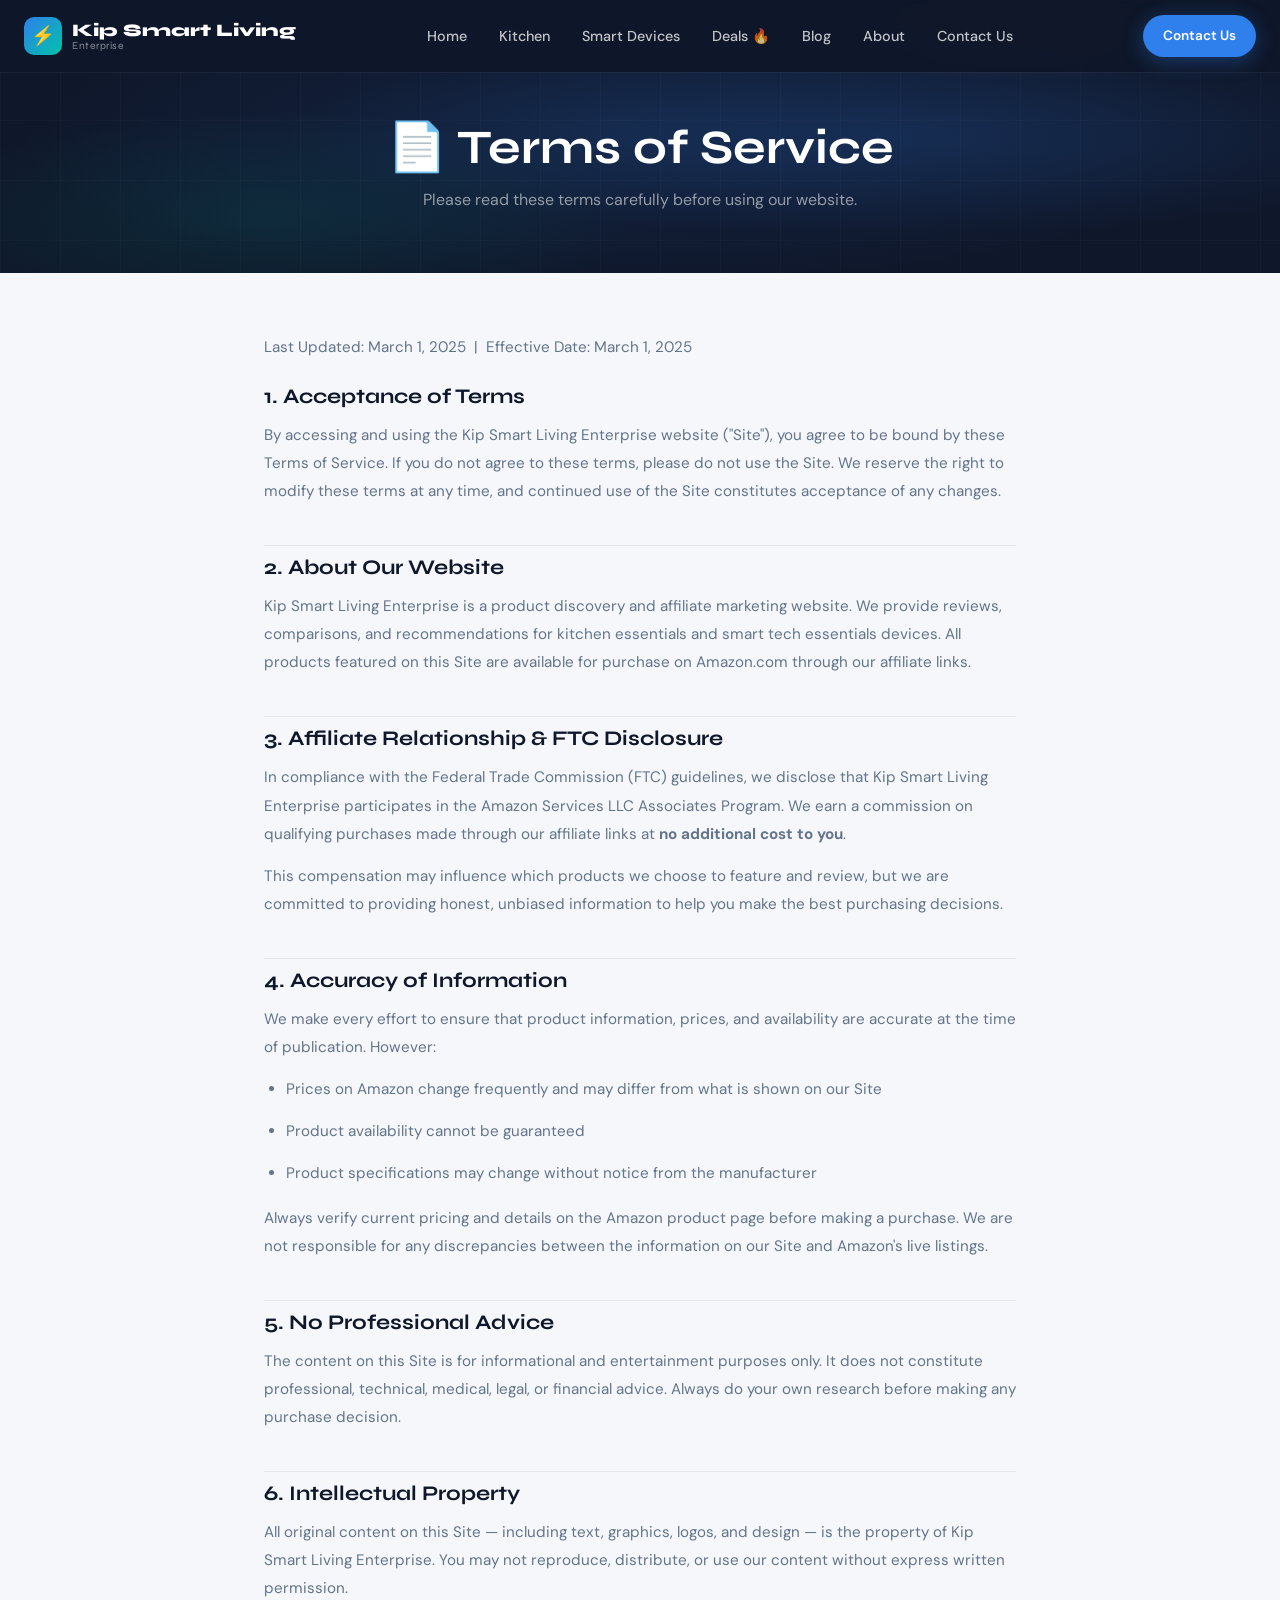
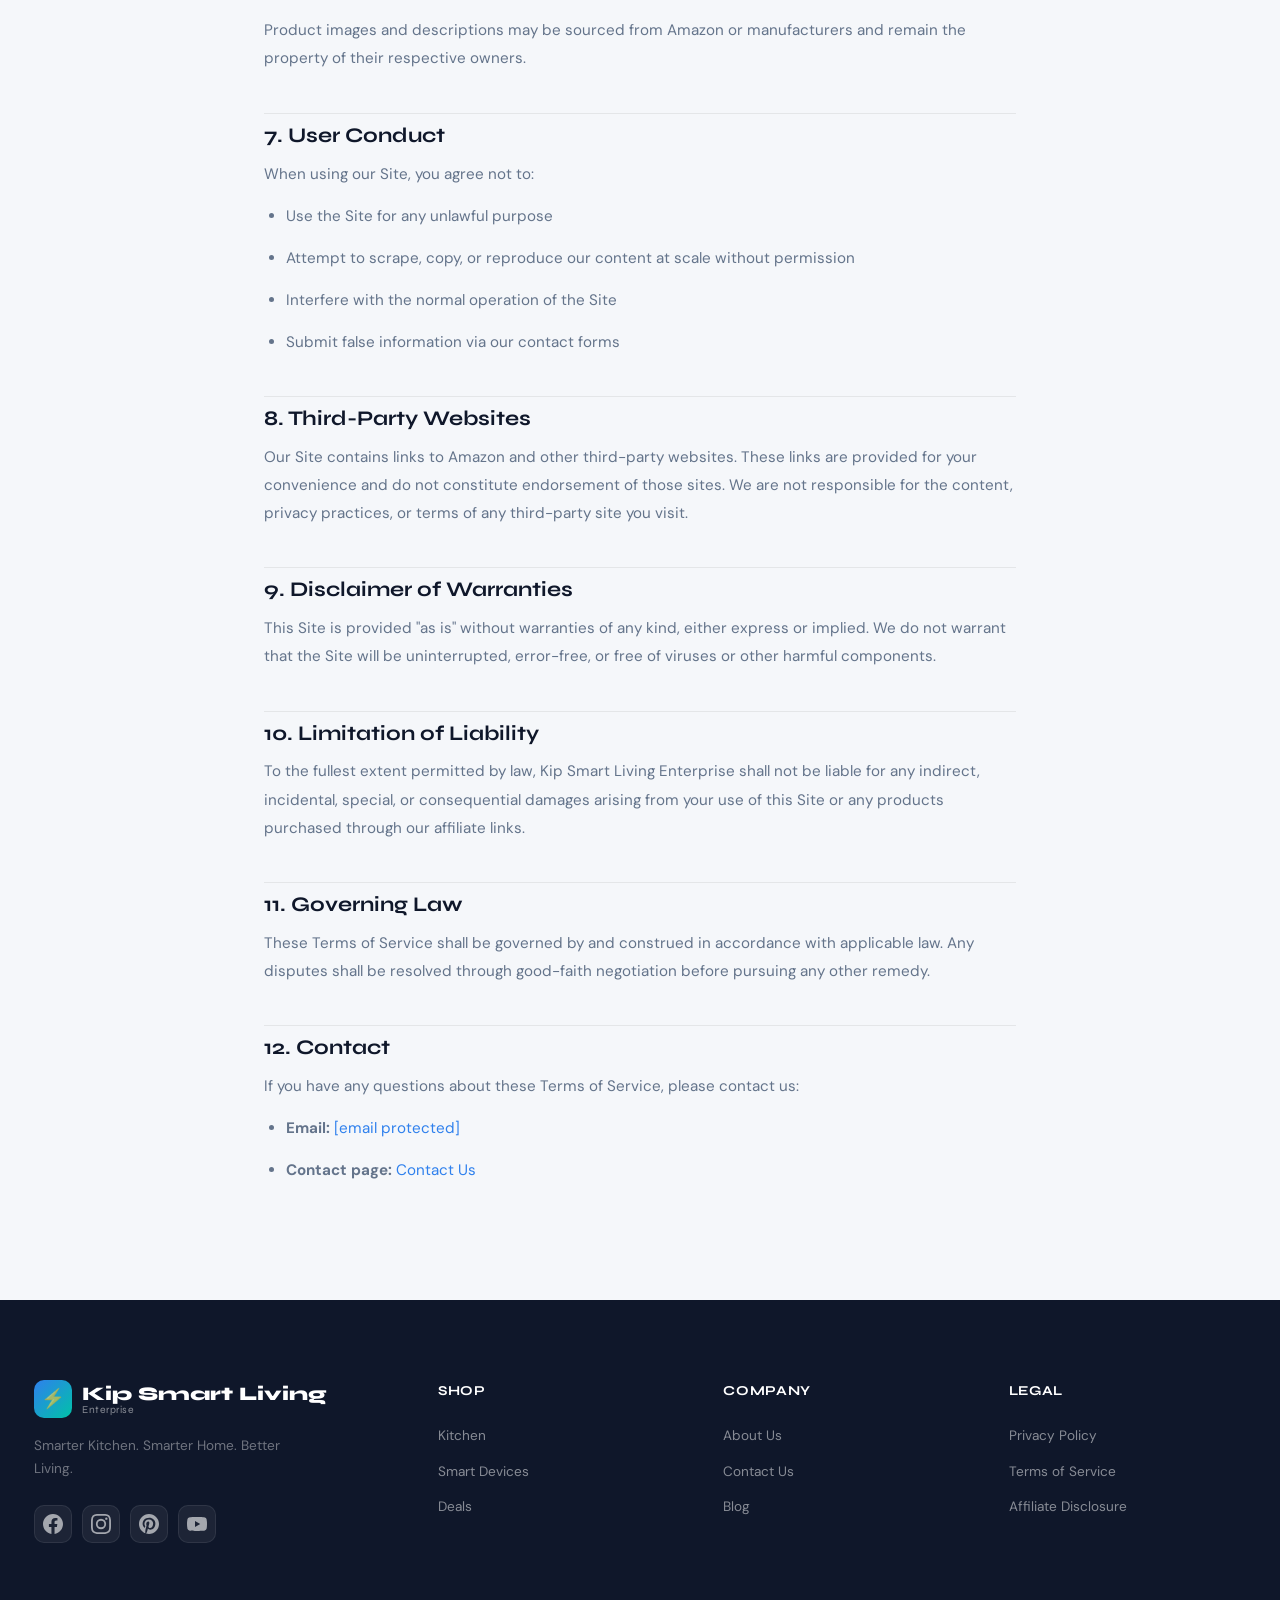
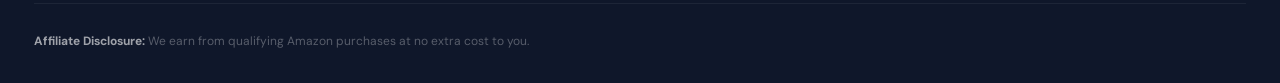
<file: terms.html>
<!DOCTYPE html>
<html lang="en">
<head>
  <meta charset="UTF-8">
  <meta name="p:domain_verify" content="888127bbbff7a6530ccad945e9ccf842"/>
  <meta name="viewport" content="width=device-width, initial-scale=1.0">
  <meta name="description" content="Terms of Service for Kip Smart Living Enterprise — the rules governing your use of our website.">
  <title>Terms of Service — Kip Smart Living Enterprise</title>
  <link rel="stylesheet" href="style.css">
  <link rel="icon" href="data:image/svg+xml,<svg xmlns='http://www.w3.org/2000/svg' viewBox='0 0 100 100'><text y='.9em' font-size='90'>⚡</text></svg>">
  <style>
    .legal-body { max-width: 800px; margin: 0 auto; padding: 60px 24px 100px; }
    .legal-body h2 { font-size: 1.3rem; color: var(--dark); margin: 40px 0 12px; padding-top: 10px; border-top: 1px solid rgba(0,0,0,0.07); }
    .legal-body h2:first-of-type { border-top: none; margin-top: 0; }
    .legal-body p, .legal-body li { color: var(--text-muted); line-height: 1.85; font-size: 0.95rem; margin-bottom: 14px; }
    .legal-body ul { padding-left: 22px; list-style: disc; margin-bottom: 16px; }
    .legal-body a { color: var(--blue); }
    .legal-date { font-size: 0.82rem; color: var(--text-muted); margin-bottom: 40px; }
  </style>

  <!-- Canonical -->
  <link rel="canonical" href="https://mackaysscott.github.io/kip-smart-living/terms.html">

  <!-- Open Graph -->
  <meta property="og:type" content="website">
  <meta property="og:url" content="https://mackaysscott.github.io/kip-smart-living/terms.html">
  <meta property="og:title" content="Terms of Service — Kip Smart Living Enterprise">
  <meta property="og:description" content="Terms of Service for Kip Smart Living Enterprise. Rules governing your use of this website.">
  <meta property="og:image" content="https://images.unsplash.com/photo-1556909114-f6e7ad7d3136?w=1200&q=80">
  <meta property="og:site_name" content="Kip Smart Living Enterprise">

  <!-- Twitter Card -->
  <meta name="twitter:card" content="summary_large_image">
  <meta name="twitter:title" content="Terms of Service — Kip Smart Living Enterprise">
  <meta name="twitter:description" content="Terms of Service for Kip Smart Living Enterprise. Rules governing your use of this website.">
  <meta name="twitter:image" content="https://images.unsplash.com/photo-1556909114-f6e7ad7d3136?w=1200&q=80">

  <!-- Schema.org Structured Data -->
  <script type="application/ld+json">
  {
    "@context": "https://schema.org",
    "@type": "WebPage",
    "name": "Terms of Service — Kip Smart Living Enterprise",
    "description": "Terms of Service for Kip Smart Living Enterprise. Rules governing your use of this website.",
    "url": "https://mackaysscott.github.io/kip-smart-living/terms.html",
    "publisher": {
      "@type": "Organization",
      "name": "Kip Smart Living Enterprise",
      "url": "https://mackaysscott.github.io/kip-smart-living",
      "email": "kipenterpise@gmail.com",
      "logo": {
        "@type": "ImageObject",
        "url": "https://mackaysscott.github.io/kip-smart-living/images/logo.png"
      }
    }
  }
  </script>
  <!-- Google Analytics -->
  <script async src="https://www.googletagmanager.com/gtag/js?id=G-W1KCGXENR1"></script>
  <script>
    window.dataLayer = window.dataLayer || [];
    function gtag(){dataLayer.push(arguments);}
    gtag('js', new Date());
    gtag('config', 'G-W1KCGXENR1');
  </script>
</head>
<body>

<nav class="navbar scrolled">
  <div class="nav-inner">
    <a href="index.html" class="nav-logo">
      <div class="logo-icon">⚡</div>
      <div class="logo-text">Kip Smart Living<span>Enterprise</span></div>
    </a>
    <ul class="nav-links">
      <li><a href="index.html">Home</a></li>
      <li><a href="kitchen.html">Kitchen</a></li>
      <li><a href="smart-home.html">Smart Devices</a></li>
      <li><a href="deals.html">Deals 🔥</a></li>
      <li><a href="blog.html">Blog</a></li>
      <li><a href="about.html">About</a></li>
      <li><a href="contact.html">Contact Us</a></li>
    </ul>
    <div class="nav-actions">
      <a href="contact.html" class="btn btn-primary" style="padding:10px 20px;font-size:0.85rem">Contact Us</a>
    </div>
    <div class="hamburger" id="hamburger"><span></span><span></span><span></span></div>
  </div>
</nav>

<div class="mobile-menu" id="mobileMenu">
  <button class="mobile-close" id="mobileClose">✕</button>
  <a href="index.html">Home</a><a href="kitchen.html">Kitchen</a>
  <a href="smart-home.html">Smart Devices</a><a href="deals.html">Deals</a>
  <a href="blog.html">Blog</a><a href="about.html">About</a><a href="contact.html">Contact</a>
</div>

<div class="page-hero" style="padding:120px 0 60px">
  <div class="hero-bg"></div>
  <div class="hero-grid"></div>
  <div class="container" style="position:relative;z-index:2;text-align:center">
    <h1 style="color:white;font-size:clamp(2rem,4vw,3rem)">📄 Terms of Service</h1>
    <p style="color:rgba(255,255,255,0.55);margin-top:12px">Please read these terms carefully before using our website.</p>
  </div>
</div>

<div class="container">
  <div class="legal-body">

    <p class="legal-date">Last Updated: March 1, 2025 &nbsp;|&nbsp; Effective Date: March 1, 2025</p>

    <h2>1. Acceptance of Terms</h2>
    <p>By accessing and using the Kip Smart Living Enterprise website ("Site"), you agree to be bound by these Terms of Service. If you do not agree to these terms, please do not use the Site. We reserve the right to modify these terms at any time, and continued use of the Site constitutes acceptance of any changes.</p>

    <h2>2. About Our Website</h2>
    <p>Kip Smart Living Enterprise is a product discovery and affiliate marketing website. We provide reviews, comparisons, and recommendations for kitchen essentials and smart tech essentials devices. All products featured on this Site are available for purchase on Amazon.com through our affiliate links.</p>

    <h2>3. Affiliate Relationship & FTC Disclosure</h2>
    <p>In compliance with the Federal Trade Commission (FTC) guidelines, we disclose that Kip Smart Living Enterprise participates in the Amazon Services LLC Associates Program. We earn a commission on qualifying purchases made through our affiliate links at <strong>no additional cost to you</strong>.</p>
    <p>This compensation may influence which products we choose to feature and review, but we are committed to providing honest, unbiased information to help you make the best purchasing decisions.</p>

    <h2>4. Accuracy of Information</h2>
    <p>We make every effort to ensure that product information, prices, and availability are accurate at the time of publication. However:</p>
    <ul>
      <li>Prices on Amazon change frequently and may differ from what is shown on our Site</li>
      <li>Product availability cannot be guaranteed</li>
      <li>Product specifications may change without notice from the manufacturer</li>
    </ul>
    <p>Always verify current pricing and details on the Amazon product page before making a purchase. We are not responsible for any discrepancies between the information on our Site and Amazon's live listings.</p>

    <h2>5. No Professional Advice</h2>
    <p>The content on this Site is for informational and entertainment purposes only. It does not constitute professional, technical, medical, legal, or financial advice. Always do your own research before making any purchase decision.</p>

    <h2>6. Intellectual Property</h2>
    <p>All original content on this Site — including text, graphics, logos, and design — is the property of Kip Smart Living Enterprise. You may not reproduce, distribute, or use our content without express written permission.</p>
    <p>Product images and descriptions may be sourced from Amazon or manufacturers and remain the property of their respective owners.</p>

    <h2>7. User Conduct</h2>
    <p>When using our Site, you agree not to:</p>
    <ul>
      <li>Use the Site for any unlawful purpose</li>
      <li>Attempt to scrape, copy, or reproduce our content at scale without permission</li>
      <li>Interfere with the normal operation of the Site</li>
      <li>Submit false information via our contact forms</li>
    </ul>

    <h2>8. Third-Party Websites</h2>
    <p>Our Site contains links to Amazon and other third-party websites. These links are provided for your convenience and do not constitute endorsement of those sites. We are not responsible for the content, privacy practices, or terms of any third-party site you visit.</p>

    <h2>9. Disclaimer of Warranties</h2>
    <p>This Site is provided "as is" without warranties of any kind, either express or implied. We do not warrant that the Site will be uninterrupted, error-free, or free of viruses or other harmful components.</p>

    <h2>10. Limitation of Liability</h2>
    <p>To the fullest extent permitted by law, Kip Smart Living Enterprise shall not be liable for any indirect, incidental, special, or consequential damages arising from your use of this Site or any products purchased through our affiliate links.</p>

    <h2>11. Governing Law</h2>
    <p>These Terms of Service shall be governed by and construed in accordance with applicable law. Any disputes shall be resolved through good-faith negotiation before pursuing any other remedy.</p>

    <h2>12. Contact</h2>
    <p>If you have any questions about these Terms of Service, please contact us:</p>
    <ul>
      <li><strong>Email:</strong> <a href="/cdn-cgi/l/email-protection#117a7861747f6574636178627451767c70787d3f727e7c" style="color:var(--blue)"><span class="__cf_email__" data-cfemail="c0aba9b0a5aeb4a5b2b0a9b3a580a7ada1a9aceea3afad">[email&#160;protected]</span></a></li>
      <li><strong>Contact page:</strong> <a href="contact.html">Contact Us</a></li>
    </ul>

  </div>
</div>

<footer class="footer">
  <div class="container">
    <div class="footer-grid">
      <div class="footer-brand">
        <a href="index.html" class="nav-logo">
          <div class="logo-icon">⚡</div>
          <div class="logo-text">Kip Smart Living<span>Enterprise</span></div>
        </a>
        <p class="footer-tagline">Smarter Kitchen. Smarter Home. Better Living.</p>
        <div class="footer-socials">
          <a href="#" class="social-btn facebook" title="Facebook" aria-label="Facebook">
            <svg xmlns="http://www.w3.org/2000/svg" viewBox="0 0 24 24" width="20" height="20" fill="currentColor"><path d="M24 12.073C24 5.405 18.627 0 12 0S0 5.405 0 12.073C0 18.1 4.388 23.094 10.125 24v-8.437H7.078v-3.49h3.047V9.41c0-3.025 1.792-4.697 4.533-4.697 1.312 0 2.686.236 2.686.236v2.97h-1.514c-1.491 0-1.956.93-1.956 1.886v2.267h3.328l-.532 3.49h-2.796V24C19.612 23.094 24 18.1 24 12.073z"/></svg>
          </a>
          <a href="#" class="social-btn instagram" title="Instagram" aria-label="Instagram">
            <svg xmlns="http://www.w3.org/2000/svg" viewBox="0 0 24 24" width="20" height="20" fill="currentColor"><path d="M12 2.163c3.204 0 3.584.012 4.85.07 3.252.148 4.771 1.691 4.919 4.919.058 1.265.069 1.645.069 4.849 0 3.205-.012 3.584-.069 4.849-.149 3.225-1.664 4.771-4.919 4.919-1.266.058-1.644.07-4.85.07-3.204 0-3.584-.012-4.849-.07-3.26-.149-4.771-1.699-4.919-4.92-.058-1.265-.07-1.644-.07-4.849 0-3.204.013-3.583.07-4.849.149-3.227 1.664-4.771 4.919-4.919 1.266-.057 1.645-.069 4.849-.069zM12 0C8.741 0 8.333.014 7.053.072 2.695.272.273 2.69.073 7.052.014 8.333 0 8.741 0 12c0 3.259.014 3.668.072 4.948.2 4.358 2.618 6.78 6.98 6.98C8.333 23.986 8.741 24 12 24c3.259 0 3.668-.014 4.948-.072 4.354-.2 6.782-2.618 6.979-6.98.059-1.28.073-1.689.073-4.948 0-3.259-.014-3.667-.072-4.947-.196-4.354-2.617-6.78-6.979-6.98C15.668.014 15.259 0 12 0zm0 5.838a6.162 6.162 0 1 0 0 12.324 6.162 6.162 0 0 0 0-12.324zM12 16a4 4 0 1 1 0-8 4 4 0 0 1 0 8zm6.406-11.845a1.44 1.44 0 1 0 0 2.881 1.44 1.44 0 0 0 0-2.881z"/></svg>
          </a>
          <a href="https://www.pinterest.com/" class="social-btn pinterest" title="Pinterest" aria-label="Pinterest">
            <svg xmlns="http://www.w3.org/2000/svg" viewBox="0 0 24 24" width="20" height="20" fill="currentColor"><path d="M12 0C5.373 0 0 5.373 0 12c0 5.084 3.163 9.426 7.627 11.174-.105-.949-.2-2.405.042-3.441.218-.937 1.407-5.965 1.407-5.965s-.359-.719-.359-1.782c0-1.668.967-2.914 2.171-2.914 1.023 0 1.518.769 1.518 1.69 0 1.029-.655 2.568-.994 3.995-.283 1.194.599 2.169 1.777 2.169 2.133 0 3.772-2.249 3.772-5.495 0-2.873-2.064-4.882-5.012-4.882-3.414 0-5.418 2.561-5.418 5.207 0 1.031.397 2.138.893 2.738a.36.36 0 0 1 .083.345l-.333 1.36c-.053.22-.174.267-.402.161-1.499-.698-2.436-2.889-2.436-4.649 0-3.785 2.75-7.262 7.929-7.262 4.163 0 7.398 2.967 7.398 6.931 0 4.136-2.607 7.464-6.227 7.464-1.216 0-2.359-.632-2.75-1.378l-.748 2.853c-.271 1.043-1.002 2.35-1.492 3.146C9.57 23.812 10.763 24 12 24c6.627 0 12-5.373 12-12S18.627 0 12 0z"/></svg>
          </a>
          <a href="#" class="social-btn youtube" title="YouTube" aria-label="YouTube">
            <svg xmlns="http://www.w3.org/2000/svg" viewBox="0 0 24 24" width="20" height="20" fill="currentColor"><path d="M23.495 6.205a3.007 3.007 0 0 0-2.088-2.088c-1.87-.501-9.396-.501-9.396-.501s-7.507-.01-9.396.501A3.007 3.007 0 0 0 .527 6.205a31.247 31.247 0 0 0-.522 5.805 31.247 31.247 0 0 0 .522 5.783 3.007 3.007 0 0 0 2.088 2.088c1.868.502 9.396.502 9.396.502s7.506 0 9.396-.502a3.007 3.007 0 0 0 2.088-2.088 31.247 31.247 0 0 0 .5-5.783 31.247 31.247 0 0 0-.5-5.805zM9.609 15.601V8.408l6.264 3.602z"/></svg>
          </a>
        </div>
      </div>
      <div class="footer-col"><div class="footer-col-title">Shop</div>
        <ul class="footer-links"><li><a href="kitchen.html">Kitchen</a></li><li><a href="smart-home.html">Smart Devices</a></li><li><a href="deals.html">Deals</a></li></ul>
      </div>
      <div class="footer-col"><div class="footer-col-title">Company</div>
        <ul class="footer-links"><li><a href="about.html">About Us</a></li><li><a href="contact.html">Contact Us</a></li><li><a href="blog.html">Blog</a></li></ul>
      </div>
      <div class="footer-col"><div class="footer-col-title">Legal</div>
        <ul class="footer-links">
          <li><a href="privacy.html">Privacy Policy</a></li>
          <li><a href="terms.html">Terms of Service</a></li>
          <li><a href="privacy.html#affiliate">Affiliate Disclosure</a></li>
        </ul>
      </div>
    </div>
    <div class="footer-bottom">
      <p class="footer-affiliate-notice"><strong style="color:rgba(255,255,255,0.6)">Affiliate Disclosure:</strong> We earn from qualifying Amazon purchases at no extra cost to you.</p>
      <p style="color:rgba(255,2
</file>
<file: style.css>
/* ============================================
   KIP SMART LIVING — MASTER STYLESHEET
   ============================================ */

@import url('https://fonts.googleapis.com/css2?family=Clash+Display:wght@400;500;600;700&family=Syne:wght@400;500;600;700;800&family=DM+Sans:ital,opsz,wght@0,9..40,300;0,9..40,400;0,9..40,500;0,9..40,600;1,9..40,300&display=swap');

/* ── CSS VARIABLES ────────────────────────── */
:root {
  --blue: #2F80ED;
  --orange: #FF7A18;
  --teal: #00C2A8;
  --bg: #F5F7FA;
  --dark: #0F172A;
  --dark2: #1E293B;
  --dark3: #334155;
  --white: #FFFFFF;
  --text: #1E293B;
  --text-muted: #64748B;
  --border: rgba(255,255,255,0.08);
  --card-bg: #FFFFFF;
  --shadow-sm: 0 2px 8px rgba(15,23,42,0.06);
  --shadow-md: 0 8px 32px rgba(15,23,42,0.10);
  --shadow-lg: 0 20px 60px rgba(15,23,42,0.15);
  --radius: 16px;
  --radius-sm: 10px;
  --radius-lg: 24px;
  --transition: all 0.3s cubic-bezier(0.4, 0, 0.2, 1);
  --font-display: 'Syne', sans-serif;
  --font-body: 'DM Sans', sans-serif;
}

/* ── RESET & BASE ─────────────────────────── */
*, *::before, *::after { box-sizing: border-box; margin: 0; padding: 0; }

html { scroll-behavior: smooth; font-size: 16px; }

body {
  font-family: var(--font-body);
  background: var(--bg);
  color: var(--text);
  line-height: 1.6;
  overflow-x: hidden;
}

img { max-width: 100%; height: auto; display: block; }
a { text-decoration: none; color: inherit; }
ul { list-style: none; }
button { cursor: pointer; border: none; background: none; font-family: inherit; }

/* ── TYPOGRAPHY ───────────────────────────── */
h1, h2, h3, h4, h5 { font-family: var(--font-display); font-weight: 700; line-height: 1.15; }

.section-label {
  display: inline-flex;
  align-items: center;
  gap: 8px;
  font-size: 0.75rem;
  font-weight: 700;
  letter-spacing: 0.12em;
  text-transform: uppercase;
  color: var(--blue);
  margin-bottom: 12px;
}
.section-label::before {
  content: '';
  width: 24px; height: 2px;
  background: var(--blue);
  display: inline-block;
}

.section-title {
  font-size: clamp(1.8rem, 4vw, 2.8rem);
  color: var(--dark);
  margin-bottom: 12px;
}

.section-subtitle {
  font-size: 1.05rem;
  color: var(--text-muted);
  max-width: 560px;
}

/* ── LAYOUT UTILITIES ─────────────────────── */
.container { max-width: 1260px; margin: 0 auto; padding: 0 24px; }

.section { padding: 100px 0; }
.section-dark { background: var(--dark); color: var(--white); }
.section-alt { background: #EEF2FA; }

.section-header { margin-bottom: 56px; }
.section-header.centered { text-align: center; }
.section-header.centered .section-subtitle { margin: 0 auto; }

.grid-2 { display: grid; grid-template-columns: repeat(2, 1fr); gap: 24px; }
.grid-3 { display: grid; grid-template-columns: repeat(3, 1fr); gap: 24px; }
.grid-4 { display: grid; grid-template-columns: repeat(4, 1fr); gap: 24px; }

/* ── BUTTONS ──────────────────────────────── */
.btn {
  display: inline-flex;
  align-items: center;
  gap: 8px;
  padding: 14px 28px;
  border-radius: 50px;
  font-weight: 600;
  font-size: 0.95rem;
  transition: var(--transition);
  white-space: nowrap;
}

.btn-primary {
  background: var(--blue);
  color: var(--white);
  box-shadow: 0 4px 20px rgba(47,128,237,0.35);
}
.btn-primary:hover {
  background: #1a6dd8;
  box-shadow: 0 8px 30px rgba(47,128,237,0.5);
  transform: translateY(-2px);
}

.btn-secondary {
  background: var(--orange);
  color: var(--white);
  box-shadow: 0 4px 20px rgba(255,122,24,0.35);
}
.btn-secondary:hover {
  background: #e86a08;
  box-shadow: 0 8px 30px rgba(255,122,24,0.5);
  transform: translateY(-2px);
}

.btn-outline {
  background: transparent;
  color: var(--white);
  border: 2px solid rgba(255,255,255,0.3);
  backdrop-filter: blur(10px);
}
.btn-outline:hover {
  background: rgba(255,255,255,0.1);
  border-color: rgba(255,255,255,0.6);
  transform: translateY(-2px);
}

.btn-amazon {
  background: linear-gradient(135deg, #FF9900, #FF7A00);
  color: var(--white);
  font-weight: 700;
  padding: 12px 22px;
  border-radius: 50px;
  font-size: 0.88rem;
  box-shadow: 0 4px 16px rgba(255,153,0,0.4);
  width: 100%;
  justify-content: center;
  transition: var(--transition);
}
.btn-amazon:hover {
  transform: translateY(-2px);
  box-shadow: 0 8px 24px rgba(255,153,0,0.55);
}
.btn-amazon svg { width: 16px; height: 16px; }

.btn-teal {
  background: var(--teal);
  color: var(--white);
  box-shadow: 0 4px 20px rgba(0,194,168,0.35);
}
.btn-teal:hover {
  background: #00a891;
  transform: translateY(-2px);
}

/* ── NAVBAR ───────────────────────────────── */
.navbar {
  position: fixed;
  top: 0; left: 0; right: 0;
  z-index: 1000;
  padding: 0 24px;
  transition: var(--transition);
}

.navbar.scrolled {
  background: rgba(15,23,42,0.96);
  backdrop-filter: blur(20px);
  box-shadow: 0 1px 0 rgba(255,255,255,0.05);
}

.nav-inner {
  max-width: 1260px;
  margin: 0 auto;
  display: flex;
  align-items: center;
  justify-content: space-between;
  height: 72px;
}

.nav-logo {
  display: flex;
  align-items: center;
  gap: 10px;
}

.logo-icon {
  width: 38px; height: 38px;
  background: linear-gradient(135deg, var(--blue), var(--teal));
  border-radius: 10px;
  display: flex;
  align-items: center;
  justify-content: center;
  font-size: 1.2rem;
}

.logo-text {
  font-family: var(--font-display);
  font-weight: 800;
  font-size: 1.1rem;
  color: var(--white);
  line-height: 1.1;
}

.logo-text span {
  display: block;
  font-size: 0.65rem;
  font-weight: 400;
  color: rgba(255,255,255,0.5);
  letter-spacing: 0.05em;
}

.nav-links {
  display: flex;
  align-items: center;
  gap: 4px;
}

.nav-links a {
  color: rgba(255,255,255,0.75);
  font-size: 0.9rem;
  font-weight: 500;
  padding: 8px 14px;
  border-radius: 8px;
  transition: var(--transition);
}

.nav-links a:hover, .nav-links a.active {
  color: var(--white);
  background: rgba(255,255,255,0.08);
}

.nav-actions {
  display: flex;
  align-items: center;
  gap: 12px;
}

.nav-search {
  display: flex;
  align-items: center;
  gap: 8px;
  background: rgba(255,255,255,0.08);
  border: 1px solid rgba(255,255,255,0.1);
  border-radius: 50px;
  padding: 8px 16px;
  color: rgba(255,255,255,0.6);
  font-size: 0.85rem;
  cursor: pointer;
  transition: var(--transition);
}
.nav-search:hover { background: rgba(255,255,255,0.12); color: var(--white); }
.nav-search svg { width: 14px; height: 14px; }

.hamburger {
  display: none;
  flex-direction: column;
  gap: 5px;
  padding: 8px;
  cursor: pointer;
}
.hamburger span {
  display: block;
  width: 24px; height: 2px;
  background: var(--white);
  border-radius: 2px;
  transition: var(--transition);
}

/* ── HERO ─────────────────────────────────── */
.hero {
  min-height: 100vh;
  background: var(--dark);
  position: relative;
  display: flex;
  align-items: center;
  overflow: hidden;
}

.hero-bg {
  position: absolute;
  inset: 0;
  background: 
    radial-gradient(ellipse 80% 60% at 70% 50%, rgba(47,128,237,0.15) 0%, transparent 60%),
    radial-gradient(ellipse 60% 80% at 20% 80%, rgba(0,194,168,0.1) 0%, transparent 50%),
    radial-gradient(ellipse 40% 40% at 80% 10%, rgba(255,122,24,0.08) 0%, transparent 50%);
}

.hero-grid {
  position: absolute;
  inset: 0;
  background-image: 
    linear-gradient(rgba(255,255,255,0.02) 1px, transparent 1px),
    linear-gradient(90deg, rgba(255,255,255,0.02) 1px, transparent 1px);
  background-size: 60px 60px;
}

.hero-inner {
  position: relative;
  z-index: 2;
  display: grid;
  grid-template-columns: 1fr 1fr;
  gap: 80px;
  align-items: center;
  width: 100%;
  max-width: 1260px;
  margin: 0 auto;
  padding: 120px 24px 80px;
}

.hero-badge {
  display: inline-flex;
  align-items: center;
  gap: 8px;
  background: rgba(47,128,237,0.15);
  border: 1px solid rgba(47,128,237,0.3);
  color: #7CB9FF;
  font-size: 0.78rem;
  font-weight: 600;
  letter-spacing: 0.08em;
  text-transform: uppercase;
  padding: 6px 14px;
  border-radius: 50px;
  margin-bottom: 24px;
}

.hero-badge .dot {
  width: 6px; height: 6px;
  background: var(--teal);
  border-radius: 50%;
  animation: pulse 2s infinite;
}

@keyframes pulse {
  0%, 100% { opacity: 1; transform: scale(1); }
  50% { opacity: 0.5; transform: scale(1.5); }
}

.hero-title {
  font-size: clamp(2.5rem, 5.5vw, 4.2rem);
  color: var(--white);
  line-height: 1.05;
  margin-bottom: 24px;
}

.hero-title .highlight {
  background: linear-gradient(135deg, var(--blue), var(--teal));
  -webkit-background-clip: text;
  -webkit-text-fill-color: transparent;
  background-clip: text;
}

.hero-subtitle {
  font-size: 1.1rem;
  color: rgba(255,255,255,0.6);
  line-height: 1.7;
  margin-bottom: 40px;
  max-width: 480px;
}

.hero-ctas {
  display: flex;
  gap: 14px;
  flex-wrap: wrap;
  margin-bottom: 56px;
}

.hero-stats {
  display: flex;
  gap: 40px;
}

.stat-item { }
.stat-num {
  font-family: var(--font-display);
  font-size: 1.8rem;
  font-weight: 800;
  color: var(--white);
}
.stat-label {
  font-size: 0.8rem;
  color: rgba(255,255,255,0.4);
  margin-top: 2px;
}

/* Hero product showcase */
.hero-visual {
  position: relative;
  display: flex;
  align-items: center;
  justify-content: center;
}

.hero-mockup {
  position: relative;
  width: 100%;
  max-width: 500px;
}

.hero-main-card {
  background: rgba(255,255,255,0.05);
  border: 1px solid rgba(255,255,255,0.1);
  border-radius: var(--radius-lg);
  padding: 24px;
  backdrop-filter: blur(20px);
  animation: float 6s ease-in-out infinite;
}

@keyframes float {
  0%, 100% { transform: translateY(0px); }
  50% { transform: translateY(-16px); }
}

.hero-card-img {
  width: 100%;
  height: 240px;
  object-fit: cover;
  border-radius: var(--radius);
  margin-bottom: 20px;
}

.hero-card-info { color: var(--white); }
.hero-card-name { font-size: 1.1rem; font-weight: 700; margin-bottom: 8px; }
.hero-card-meta {
  display: flex;
  justify-content: space-between;
  align-items: center;
}
.hero-card-price {
  font-family: var(--font-display);
  font-size: 1.4rem;
  font-weight: 800;
  color: var(--orange);
}
.hero-rating {
  display: flex;
  align-items: center;
  gap: 4px;
  font-size: 0.85rem;
  color: #FCD34D;
}

.floating-badge {
  position: absolute;
  background: rgba(15,23,42,0.9);
  border: 1px solid rgba(255,255,255,0.1);
  border-radius: var(--radius);
  padding: 12px 16px;
  backdrop-filter: blur(20px);
  color: var(--white);
  font-size: 0.8rem;
  font-weight: 600;
  display: flex;
  align-items: center;
  gap: 8px;
}

.floating-badge.top-left {
  top: -20px; left: -30px;
  animation: float 5s ease-in-out infinite 1s;
}

.floating-badge.bottom-right {
  bottom: -20px; right: -30px;
  animation: float 5s ease-in-out infinite 2s;
}

.badge-icon { font-size: 1.2rem; }

/* ── PRODUCT CARDS ────────────────────────── */
.products-grid {
  display: grid;
  grid-template-columns: repeat(auto-fill, minmax(270px, 1fr));
  gap: 24px;
}

.product-card {
  background: var(--card-bg);
  border-radius: var(--radius);
  overflow: hidden;
  box-shadow: var(--shadow-sm);
  transition: var(--transition);
  position: relative;
  border: 1px solid rgba(0,0,0,0.04);
}

.product-card:hover {
  transform: translateY(-6px);
  box-shadow: 0 20px 50px rgba(15,23,42,0.14), 0 0 0 2px var(--blue);
}

.product-media {
  position: relative;
  height: 220px;
  overflow: hidden;
  background: #F0F4F8;
}

.product-img {
  width: 100%;
  height: 100%;
  object-fit: cover;
  transition: opacity 0.4s ease;
}

.product-video {
  position: absolute;
  inset: 0;
  width: 100%;
  height: 100%;
  object-fit: cover;
  opacity: 0;
  transition: opacity 0.4s ease;
}

.product-card:hover .product-img { opacity: 1; }
.product-card.has-video:hover .product-img { opacity: 0; }
.product-card:hover .product-video { opacity: 1; }

.product-badge {
  position: absolute;
  top: 14px; left: 14px;
  padding: 4px 12px;
  border-radius: 50px;
  font-size: 0.72rem;
  font-weight: 700;
  letter-spacing: 0.05em;
  text-transform: uppercase;
  z-index: 2;
}

.badge-bestseller { background: var(--orange); color: white; }
.badge-trending { background: var(--blue); color: white; }
.badge-new { background: var(--teal); color: white; }
.badge-deal { background: #EF4444; color: white; }

.wishlist-btn {
  position: absolute;
  top: 14px; right: 14px;
  width: 34px; height: 34px;
  border-radius: 50%;
  background: rgba(255,255,255,0.95);
  display: flex;
  align-items: center;
  justify-content: center;
  font-size: 0.9rem;
  box-shadow: var(--shadow-sm);
  transition: var(--transition);
  z-index: 2;
  cursor: pointer;
  border: none;
}
.wishlist-btn:hover { background: #FEE2E2; transform: scale(1.1); }

.product-body { padding: 18px 20px 20px; }

.product-name {
  font-family: var(--font-display);
  font-size: 0.98rem;
  font-weight: 700;
  color: var(--dark);
  margin-bottom: 8px;
  line-height: 1.3;
}

.product-desc {
  font-size: 0.82rem;
  color: var(--text-muted);
  margin-bottom: 12px;
  line-height: 1.5;
  display: -webkit-box;
  -webkit-line-clamp: 2;
  -webkit-box-orient: vertical;
  overflow: hidden;
}

.product-rating {
  display: flex;
  align-items: center;
  gap: 6px;
  margin-bottom: 14px;
}

.stars { color: #FCD34D; font-size: 0.85rem; letter-spacing: 1px; }
.reviews { font-size: 0.78rem; color: var(--text-muted); }

.product-pricing {
  display: flex;
  align-items: center;
  gap: 10px;
  margin-bottom: 16px;
}

.price {
  font-family: var(--font-display);
  font-size: 1.3rem;
  font-weight: 800;
  color: var(--dark);
}

.price-original {
  font-size: 0.85rem;
  color: var(--text-muted);
  text-decoration: line-through;
}

.price-save {
  font-size: 0.75rem;
  font-weight: 700;
  color: #22C55E;
  background: #DCFCE7;
  padding: 2px 8px;
  border-radius: 50px;
}

/* ── FILTER TABS ──────────────────────────── */
.filter-tabs {
  display: flex;
  gap: 8px;
  flex-wrap: wrap;
  margin-bottom: 40px;
}

.filter-tab {
  padding: 8px 20px;
  border-radius: 50px;
  border: 2px solid rgba(0,0,0,0.08);
  background: var(--white);
  color: var(--text-muted);
  font-size: 0.88rem;
  font-weight: 600;
  cursor: pointer;
  transition: var(--transition);
}
.filter-tab:hover { border-color: var(--blue); color: var(--blue); }
.filter-tab.active { background: var(--blue); border-color: var(--blue); color: var(--white); }

/* ── DEALS SECTION ────────────────────────── */
.deals-section { background: var(--dark); }

.deal-card {
  background: rgba(255,255,255,0.05);
  border: 1px solid rgba(255,255,255,0.08);
  border-radius: var(--radius);
  overflow: hidden;
  transition: var(--transition);
  position: relative;
}

.deal-card:hover {
  transform: translateY(-4px);
  border-color: rgba(255,122,24,0.4);
  box-shadow: 0 20px 50px rgba(0,0,0,0.3);
}

.deal-timer {
  display: flex;
  align-items: center;
  gap: 8px;
  padding: 10px 16px;
  background: rgba(255,122,24,0.15);
  border-bottom: 1px solid rgba(255,122,24,0.2);
  font-size: 0.8rem;
  color: var(--orange);
  font-weight: 600;
}

.deal-media {
  height: 180px;
  overflow: hidden;
}

.deal-media img {
  width: 100%; height: 100%;
  object-fit: cover;
  transition: transform 0.5s ease;
}
.deal-card:hover .deal-media img { transform: scale(1.05); }

.deal-body { padding: 16px 18px 18px; }
.deal-name { font-size: 0.95rem; font-weight: 700; color: var(--white); margin-bottom: 8px; }

.deal-savings {
  display: flex;
  align-items: center;
  gap: 10px;
  margin-bottom: 12px;
}
.deal-price { font-family: var(--font-display); font-size: 1.4rem; font-weight: 800; color: var(--orange); }
.deal-original { font-size: 0.85rem; color: rgba(255,255,255,0.4); text-decoration: line-through; }
.deal-discount {
  font-size: 0.75rem;
  font-weight: 800;
  background: var(--orange);
  color: white;
  padding: 3px 8px;
  border-radius: 50px;
}

.deal-progress { margin-bottom: 14px; }
.progress-label {
  display: flex;
  justify-content: space-between;
  font-size: 0.75rem;
  color: rgba(255,255,255,0.4);
  margin-bottom: 6px;
}
.progress-bar {
  height: 4px;
  background: rgba(255,255,255,0.1);
  border-radius: 2px;
  overflow: hidden;
}
.progress-fill {
  height: 100%;
  background: linear-gradient(90deg, var(--orange), #FFB347);
  border-radius: 2px;
  transition: width 1s ease;
}

/* ── BLOG CARDS ───────────────────────────── */
.blog-grid {
  display: grid;
  grid-template-columns: repeat(3, 1fr);
  gap: 28px;
}

.blog-card {
  background: var(--card-bg);
  border-radius: var(--radius);
  overflow: hidden;
  box-shadow: var(--shadow-sm);
  transition: var(--transition);
  border: 1px solid rgba(0,0,0,0.04);
}

.blog-card:hover {
  transform: translateY(-5px);
  box-shadow: var(--shadow-lg);
}

.blog-img {
  height: 200px;
  overflow: hidden;
}
.blog-img img {
  width: 100%; height: 100%;
  object-fit: cover;
  transition: transform 0.5s ease;
}
.blog-card:hover .blog-img img { transform: scale(1.05); }

.blog-body { padding: 22px 22px 24px; }

.blog-cat {
  display: inline-block;
  font-size: 0.72rem;
  font-weight: 700;
  letter-spacing: 0.08em;
  text-transform: uppercase;
  color: var(--blue);
  margin-bottom: 10px;
}

.blog-title {
  font-size: 1rem;
  font-weight: 700;
  color: var(--dark);
  line-height: 1.4;
  margin-bottom: 12px;
  transition: color 0.2s;
}
.blog-card:hover .blog-title { color: var(--blue); }

.blog-excerpt {
  font-size: 0.85rem;
  color: var(--text-muted);
  line-height: 1.6;
  margin-bottom: 18px;
  display: -webkit-box;
  -webkit-line-clamp: 2;
  -webkit-box-orient: vertical;
  overflow: hidden;
}

.blog-meta {
  display: flex;
  justify-content: space-between;
  align-items: center;
  font-size: 0.78rem;
  color: var(--text-muted);
  padding-top: 16px;
  border-top: 1px solid rgba(0,0,0,0.06);
}

.read-more {
  color: var(--blue);
  font-weight: 600;
  display: flex;
  align-items: center;
  gap: 4px;
  font-size: 0.85rem;
  transition: gap 0.2s;
}
.read-more:hover { gap: 8px; }

/* ── FEATURES STRIP ───────────────────────── */
.features-strip {
  background: var(--dark2);
  padding: 32px 0;
  border-top: 1px solid rgba(255,255,255,0.05);
  border-bottom: 1px solid rgba(255,255,255,0.05);
}

.features-grid {
  display: grid;
  grid-template-columns: repeat(4, 1fr);
  gap: 24px;
}

.feature-item {
  display: flex;
  align-items: center;
  gap: 14px;
  color: rgba(255,255,255,0.7);
}

.feature-icon {
  width: 44px;
  height: 44px;
  flex-shrink: 0;
  display: flex;
  align-items: center;
  justify-content: center;
  background: rgba(255,255,255,0.08);
  border: 1px solid rgba(255,255,255,0.12);
  border-radius: 12px;
  color: rgba(255,255,255,0.9);
}

.feature-text strong {
  display: block;
  color: var(--white);
  font-size: 0.9rem;
  font-weight: 600;
  margin-bottom: 2px;
}

.feature-text span {
  font-size: 0.78rem;
  color: rgba(255,255,255,0.4);
}

/* ── CATEGORY CARDS ───────────────────────── */
.category-hero-grid {
  display: grid;
  grid-template-columns: 1fr 1fr;
  gap: 24px;
  margin-bottom: 80px;
}

.cat-card {
  position: relative;
  border-radius: var(--radius-lg);
  overflow: hidden;
  height: 360px;
  display: flex;
  align-items: flex-end;
  text-decoration: none;
  color: var(--white);
}

.cat-card img {
  position: absolute;
  inset: 0;
  width: 100%; height: 100%;
  object-fit: cover;
  transition: transform 0.6s ease;
}

.cat-card:hover img { transform: scale(1.05); }

.cat-card-overlay {
  position: absolute;
  inset: 0;
  background: linear-gradient(to top, rgba(15,23,42,0.9) 0%, rgba(15,23,42,0.2) 60%, transparent 100%);
}

.cat-card-content {
  position: relative;
  z-index: 2;
  padding: 32px;
}

.cat-card-label {
  font-size: 0.72rem;
  font-weight: 700;
  letter-spacing: 0.1em;
  text-transform: uppercase;
  color: var(--teal);
  margin-bottom: 8px;
}

.cat-card-title {
  font-size: 1.8rem;
  font-weight: 800;
  margin-bottom: 8px;
}

.cat-card-count {
  font-size: 0.85rem;
  color: rgba(255,255,255,0.6);
  margin-bottom: 20px;
}

/* ── NEWSLETTER ───────────────────────────── */
.newsletter-section {
  background: linear-gradient(135deg, var(--blue), #1a5ab8);
  padding: 80px 0;
  text-align: center;
  position: relative;
  overflow: hidden;
}

.newsletter-section::before {
  content: '';
  position: absolute;
  width: 400px; height: 400px;
  border-radius: 50%;
  background: rgba(255,255,255,0.05);
  top: -100px; right: -100px;
}

.newsletter-section::after {
  content: '';
  position: absolute;
  width: 300px; height: 300px;
  border-radius: 50%;
  background: rgba(255,255,255,0.05);
  bottom: -80px; left: -60px;
}

.newsletter-inner { position: relative; z-index: 2; }

.newsletter-title {
  font-size: clamp(1.6rem, 3.5vw, 2.4rem);
  color: var(--white);
  margin-bottom: 12px;
}

.newsletter-sub {
  color: rgba(255,255,255,0.75);
  margin-bottom: 36px;
  font-size: 1rem;
}

.newsletter-form {
  display: flex;
  gap: 0;
  max-width: 500px;
  margin: 0 auto;
  background: rgba(255,255,255,0.1);
  border: 1px solid rgba(255,255,255,0.2);
  border-radius: 50px;
  padding: 6px;
  backdrop-filter: blur(10px);
}

.newsletter-input {
  flex: 1;
  background: transparent;
  border: none;
  outline: none;
  padding: 10px 16px;
  color: var(--white);
  font-family: var(--font-body);
  font-size: 0.92rem;
}

.newsletter-input::placeholder { color: rgba(255,255,255,0.5); }

/* ── LIVE CHAT ────────────────────────────── */
.chat-bubble {
  position: fixed;
  bottom: 28px; right: 28px;
  width: 58px; height: 58px;
  background: linear-gradient(135deg, var(--blue), var(--teal));
  border-radius: 50%;
  display: flex;
  align-items: center;
  justify-content: center;
  font-size: 1.4rem;
  cursor: pointer;
  box-shadow: 0 6px 24px rgba(47,128,237,0.5);
  z-index: 9999;
  transition: var(--transition);
  animation: chat-bounce 3s ease-in-out infinite;
}

@keyframes chat-bounce {
  0%, 100% { transform: scale(1); }
  50% { transform: scale(1.05); }
}

.chat-bubble:hover {
  transform: scale(1.1);
  box-shadow: 0 10px 36px rgba(47,128,237,0.6);
}

.chat-notification {
  position: absolute;
  top: -2px; right: -2px;
  width: 16px; height: 16px;
  background: var(--orange);
  border-radius: 50%;
  border: 2px solid var(--bg);
  font-size: 0.6rem;
  color: white;
  display: flex;
  align-items: center;
  justify-content: center;
  font-weight: 800;
}

.chat-panel {
  position: fixed;
  bottom: 100px; right: 28px;
  width: 340px;
  background: var(--white);
  border-radius: var(--radius-lg);
  box-shadow: 0 20px 60px rgba(15,23,42,0.2), 0 0 0 1px rgba(0,0,0,0.05);
  z-index: 9998;
  overflow: hidden;
  transform: scale(0.8) translateY(20px);
  opacity: 0;
  pointer-events: none;
  transition: all 0.35s cubic-bezier(0.34, 1.56, 0.64, 1);
  transform-origin: bottom right;
}

.chat-panel.open {
  transform: scale(1) translateY(0);
  opacity: 1;
  pointer-events: all;
}

.chat-header {
  background: linear-gradient(135deg, var(--dark), var(--dark2));
  padding: 20px;
  display: flex;
  align-items: center;
  gap: 14px;
}

.chat-avatar {
  width: 46px; height: 46px;
  border-radius: 50%;
  background: linear-gradient(135deg, var(--blue), var(--teal));
  display: flex;
  align-items: center;
  justify-content: center;
  font-size: 1.3rem;
  flex-shrink: 0;
}

.chat-header-info { flex: 1; }

.chat-header-name {
  font-weight: 700;
  color: var(--white);
  font-size: 0.95rem;
}

.chat-header-status {
  font-size: 0.75rem;
  color: var(--teal);
  display: flex;
  align-items: center;
  gap: 5px;
}

.chat-header-status::before {
  content: '';
  width: 6px; height: 6px;
  background: var(--teal);
  border-radius: 50%;
}

.chat-close {
  background: rgba(255,255,255,0.1);
  border: none;
  color: rgba(255,255,255,0.7);
  width: 28px; height: 28px;
  border-radius: 50%;
  display: flex;
  align-items: center;
  justify-content: center;
  cursor: pointer;
  font-size: 1rem;
  transition: var(--transition);
}
.chat-close:hover { background: rgba(255,255,255,0.2); color: white; }

.chat-messages {
  padding: 20px;
  max-height: 280px;
  overflow-y: auto;
  background: #F8FAFC;
}

.chat-msg {
  margin-bottom: 14px;
}

.chat-msg-bubble {
  background: var(--white);
  border-radius: 18px 18px 18px 4px;
  padding: 12px 16px;
  font-size: 0.88rem;
  color: var(--text);
  box-shadow: var(--shadow-sm);
  display: inline-block;
  max-width: 85%;
  line-height: 1.5;
}

.chat-msg-time {
  font-size: 0.7rem;
  color: var(--text-muted);
  margin-top: 4px;
  padding-left: 4px;
}

.chat-quick-replies {
  padding: 14px 20px;
  border-top: 1px solid rgba(0,0,0,0.06);
  background: var(--white);
}

.quick-reply-title {
  font-size: 0.75rem;
  color: var(--text-muted);
  margin-bottom: 10px;
  font-weight: 600;
}

.quick-replies-grid {
  display: flex;
  flex-direction: column;
  gap: 6px;
}

.quick-reply {
  padding: 8px 14px;
  border-radius: 50px;
  border: 1.5px solid rgba(47,128,237,0.2);
  background: transparent;
  color: var(--blue);
  font-size: 0.82rem;
  font-weight: 600;
  cursor: pointer;
  transition: var(--transition);
  text-align: left;
}
.quick-reply:hover {
  background: rgba(47,128,237,0.08);
  border-color: var(--blue);
}

.chat-input-row {
  padding: 14px 20px;
  border-top: 1px solid rgba(0,0,0,0.06);
  display: flex;
  gap: 10px;
  background: var(--white);
}

.chat-input {
  flex: 1;
  border: 1.5px solid rgba(0,0,0,0.1);
  border-radius: 50px;
  padding: 9px 16px;
  font-family: var(--font-body);
  font-size: 0.85rem;
  outline: none;
  transition: var(--transition);
}
.chat-input:focus { border-color: var(--blue); }

.chat-send {
  width: 36px; height: 36px;
  background: var(--blue);
  border-radius: 50%;
  display: flex;
  align-items: center;
  justify-content: center;
  color: white;
  font-size: 0.9rem;
  cursor: pointer;
  border: none;
  transition: var(--transition);
}
.chat-send:hover { background: #1a6dd8; transform: scale(1.1); }

/* ── FOOTER ───────────────────────────────── */
.footer {
  background: var(--dark);
  padding: 80px 0 32px;
  color: rgba(255,255,255,0.6);
}

.footer-grid {
  display: grid;
  grid-template-columns: 1.5fr 1fr 1fr 1fr;
  gap: 48px;
  margin-bottom: 60px;
}

.footer-brand {}

.footer-brand .logo-text { font-size: 1.2rem; }

.footer-tagline {
  font-size: 0.85rem;
  line-height: 1.7;
  color: rgba(255,255,255,0.4);
  margin: 16px 0 24px;
  max-width: 280px;
}

.footer-socials {
  display: flex;
  gap: 10px;
}

.social-btn {
  width: 38px; height: 38px;
  border-radius: 10px;
  background: rgba(255,255,255,0.06);
  border: 1px solid rgba(255,255,255,0.08);
  display: flex;
  align-items: center;
  justify-content: center;
  font-size: 0.9rem;
  color: rgba(255,255,255,0.6);
  transition: var(--transition);
  text-decoration: none;
}
.social-btn:hover { background: rgba(47,128,237,0.2); border-color: rgba(47,128,237,0.4); color: var(--white); }
.social-btn.facebook:hover  { background: #1877F2; border-color: #1877F2; }
.social-btn.instagram:hover { background: linear-gradient(45deg,#f09433,#e6683c,#dc2743,#cc2366,#bc1888); border-color: #dc2743; }
.social-btn.pinterest:hover { background: #E60023; border-color: #E60023; }
.social-btn.youtube:hover   { background: #FF0000; border-color: #FF0000; }

.footer-col-title {
  font-family: var(--font-display);
  font-size: 0.85rem;
  font-weight: 700;
  color: var(--white);
  letter-spacing: 0.05em;
  text-transform: uppercase;
  margin-bottom: 20px;
}

.footer-links {
  display: flex;
  flex-direction: column;
  gap: 10px;
}

.footer-links a {
  font-size: 0.85rem;
  color: rgba(255,255,255,0.5);
  transition: color 0.2s;
}
.footer-links a:hover { color: var(--white); }

.footer-bottom {
  border-top: 1px solid rgba(255,255,255,0.06);
  padding-top: 28px;
  display: flex;
  justify-content: space-between;
  align-items: center;
  font-size: 0.8rem;
}

.footer-affiliate-notice {
  font-size: 0.75rem;
  color: rgba(255,255,255,0.3);
  max-width: 580px;
  line-height: 1.6;
}

/* ── SCROLL TO TOP ────────────────────────── */
.scroll-top {
  position: fixed;
  bottom: 98px; right: 28px;
  width: 44px; height: 44px;
  background: var(--dark2);
  border-radius: 50%;
  display: flex;
  align-items: center;
  justify-content: center;
  color: var(--white);
  font-size: 1rem;
  cursor: pointer;
  box-shadow: var(--shadow-md);
  z-index: 999;
  opacity: 0;
  transform: translateY(10px);
  transition: var(--transition);
  border: 1px solid rgba(255,255,255,0.1);
}

.scroll-top.visible { opacity: 1; transform: translateY(0); }
.scroll-top:hover { background: var(--blue); }

/* ── ANIMATIONS ───────────────────────────── */
.fade-in {
  opacity: 0;
  transform: translateY(30px);
  transition: opacity 0.7s ease, transform 0.7s ease;
}
.fade-in.visible { opacity: 1; transform: translateY(0); }

.fade-in-delay-1 { transition-delay: 0.1s; }
.fade-in-delay-2 { transition-delay: 0.2s; }
.fade-in-delay-3 { transition-delay: 0.3s; }

/* ── MOBILE NAV MENU ──────────────────────── */
.mobile-menu {
  display: none;
  position: fixed;
  inset: 0;
  background: rgba(15,23,42,0.98);
  z-index: 999;
  flex-direction: column;
  align-items: center;
  justify-content: center;
  gap: 20px;
}

.mobile-menu.open { display: flex; }

.mobile-menu a {
  font-family: var(--font-display);
  font-size: 1.6rem;
  font-weight: 700;
  color: rgba(255,255,255,0.8);
  transition: color 0.2s;
}

.mobile-menu a:hover { color: var(--blue); }

.mobile-close {
  position: absolute;
  top: 24px; right: 24px;
  background: rgba(255,255,255,0.1);
  border: none;
  color: white;
  width: 44px; height: 44px;
  border-radius: 50%;
  font-size: 1.2rem;
  cursor: pointer;
  display: flex;
  align-items: center;
  justify-content: center;
}

/* ── LOADING SKELETON ─────────────────────── */
.skeleton {
  background: linear-gradient(90deg, #F0F4F8 25%, #E2E8F0 50%, #F0F4F8 75%);
  background-size: 200% 100%;
  animation: skeleton-load 1.5s infinite;
  border-radius: var(--radius-sm);
}
@keyframes skeleton-load {
  0% { background-position: 200% 0; }
  100% { background-position: -200% 0; }
}

/* ── PAGE HERO ────────────────────────────── */
.page-hero {
  background: var(--dark);
  padding: 140px 0 80px;
  position: relative;
  overflow: hidden;
}

.page-hero::before {
  content: '';
  position: absolute;
  inset: 0;
  background: radial-gradient(ellipse 70% 80% at 50% 50%, rgba(47,128,237,0.12) 0%, transparent 70%);
}

.page-hero-inner {
  position: relative;
  z-index: 2;
  text-align: center;
  color: var(--white);
}

.page-hero-title {
  font-size: clamp(2rem, 5vw, 3.5rem);
  margin-bottom: 16px;
}

.page-hero-sub {
  font-size: 1.05rem;
  color: rgba(255,255,255,0.6);
  max-width: 500px;
  margin: 0 auto;
}

/* ── RESPONSIVE ───────────────────────────── */
@media (max-width: 1024px) {
  .grid-4 { grid-template-columns: repeat(2, 1fr); }
  .features-grid { grid-template-columns: repeat(2, 1fr); }
  .footer-grid { grid-template-columns: repeat(2, 1fr); }
}

@media (max-width: 768px) {
  .section { padding: 70px 0; }
  .nav-links { display: none; }
  .nav-search { display: none; }
  .hamburger { display: flex; }
  
  .hero-inner { grid-template-columns: 1fr; gap: 48px; text-align: center; }
  .hero-visual { display: none; }
  .hero-ctas { justify-content: center; }
  .hero-stats { justify-content: center; }
  
  .products-grid { grid-template-columns: repeat(2, 1fr); gap: 16px; }
  .blog-grid { grid-template-columns: 1fr; }
  .category-hero-grid { grid-template-columns: 1fr; }
  .grid-2, .grid-3, .grid-4 { grid-template-columns: 1fr; }
  .features-grid { grid-template-columns: 1fr 1fr; gap: 16px; }
  .footer-grid { grid-template-columns: 1fr; gap: 32px; }
  .footer-bottom { flex-direction: column; gap: 12px; text-align: center; }
  
  .chat-panel { right: 12px; width: calc(100vw - 24px); }
  .chat-bubble { right: 20px; bottom: 20px; }
  .scroll-top { right: 20px; bottom: 90px; }
  
  .newsletter-form { flex-direction: column; border-radius: var(--radius); }
  .newsletter-input { text-align: center; }
}

@media (max-width: 480px) {
  .products-grid { grid-template-columns: 1fr; }
  .hero-ctas { flex-direction: column; align-items: center; }
}
</file>
